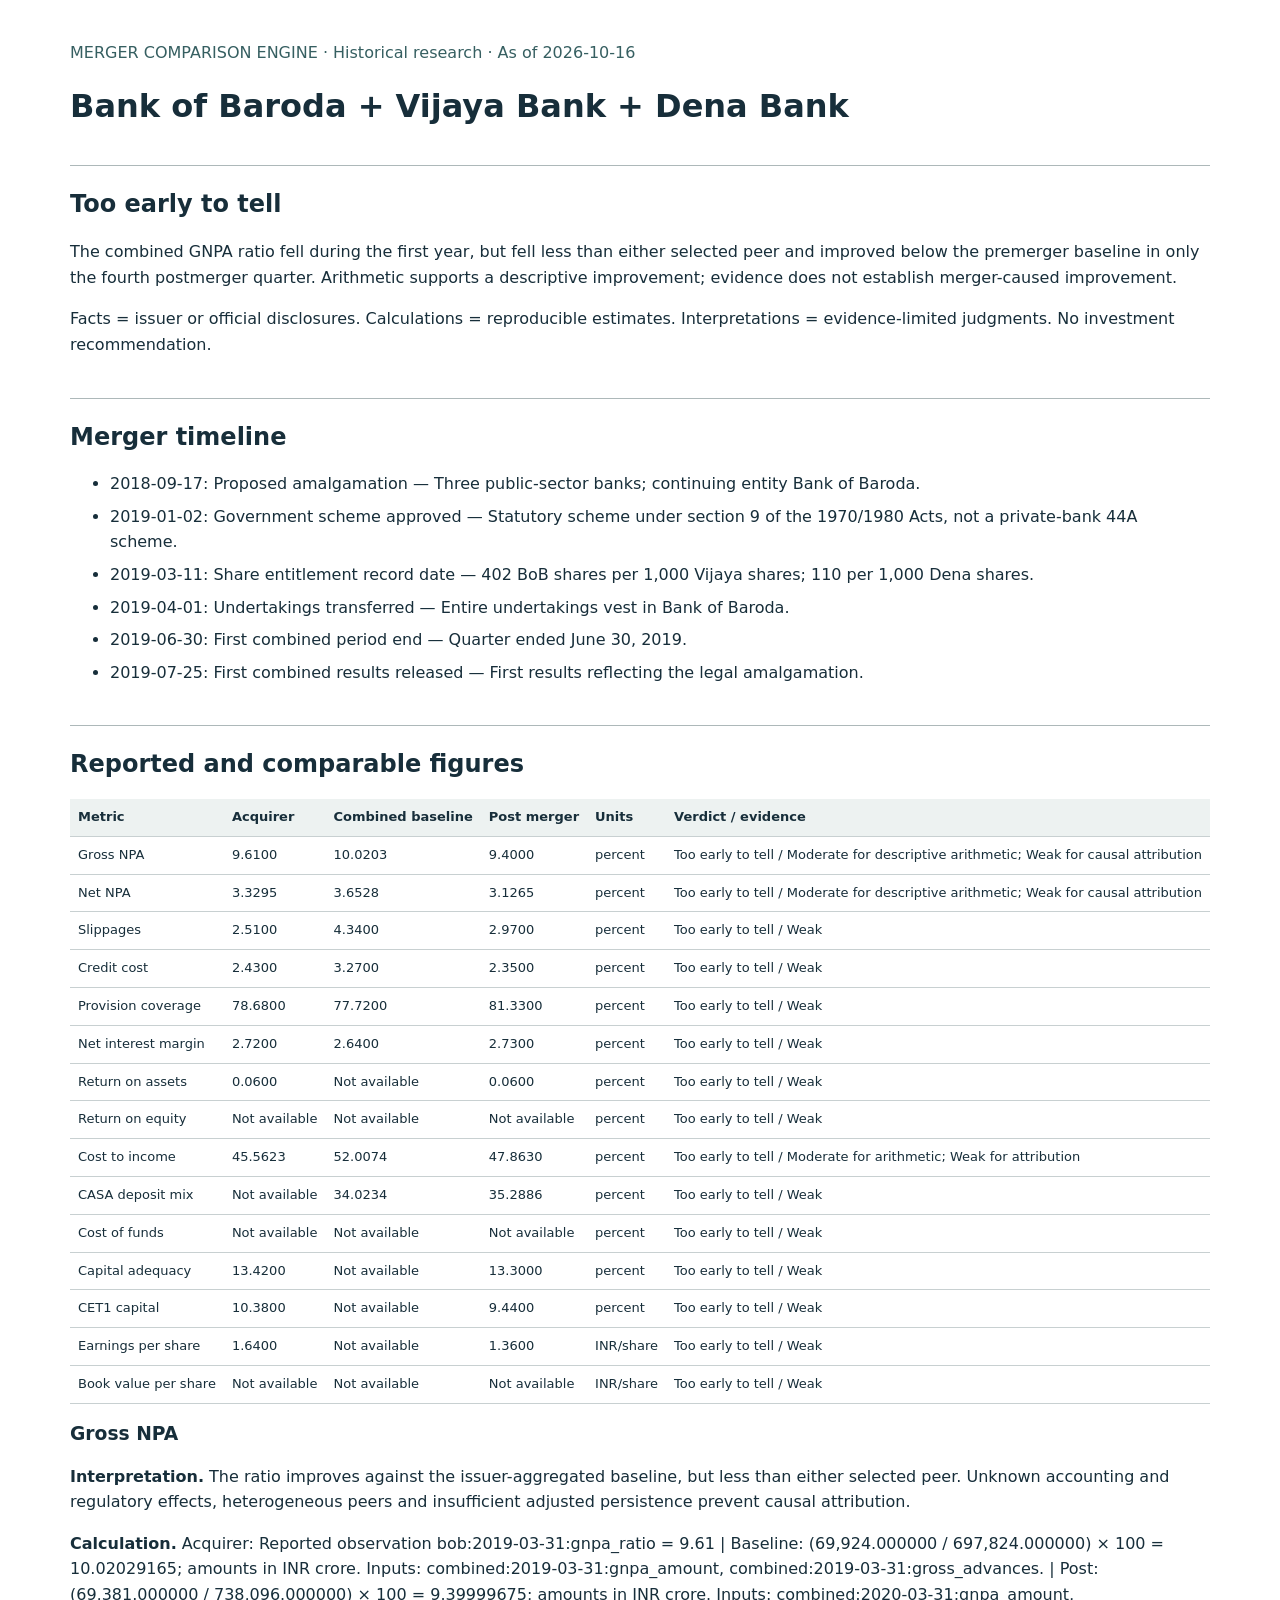
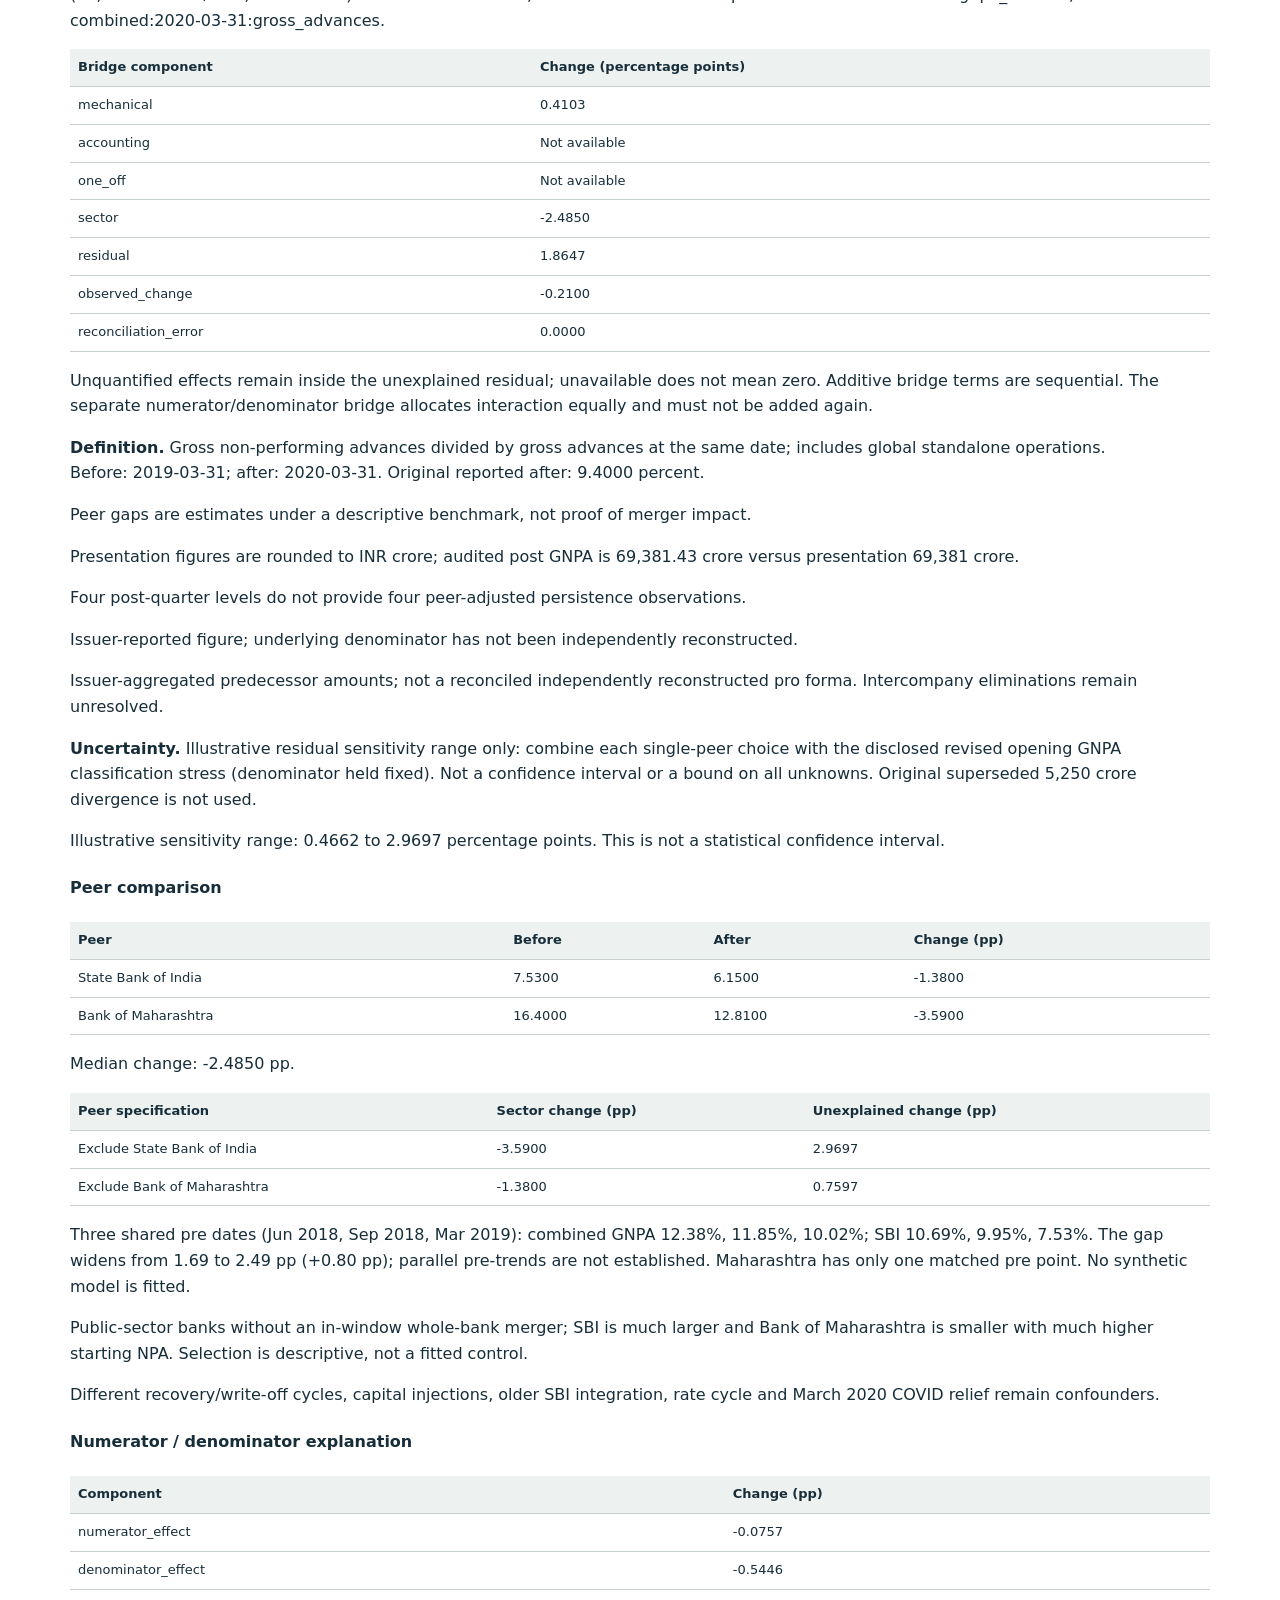
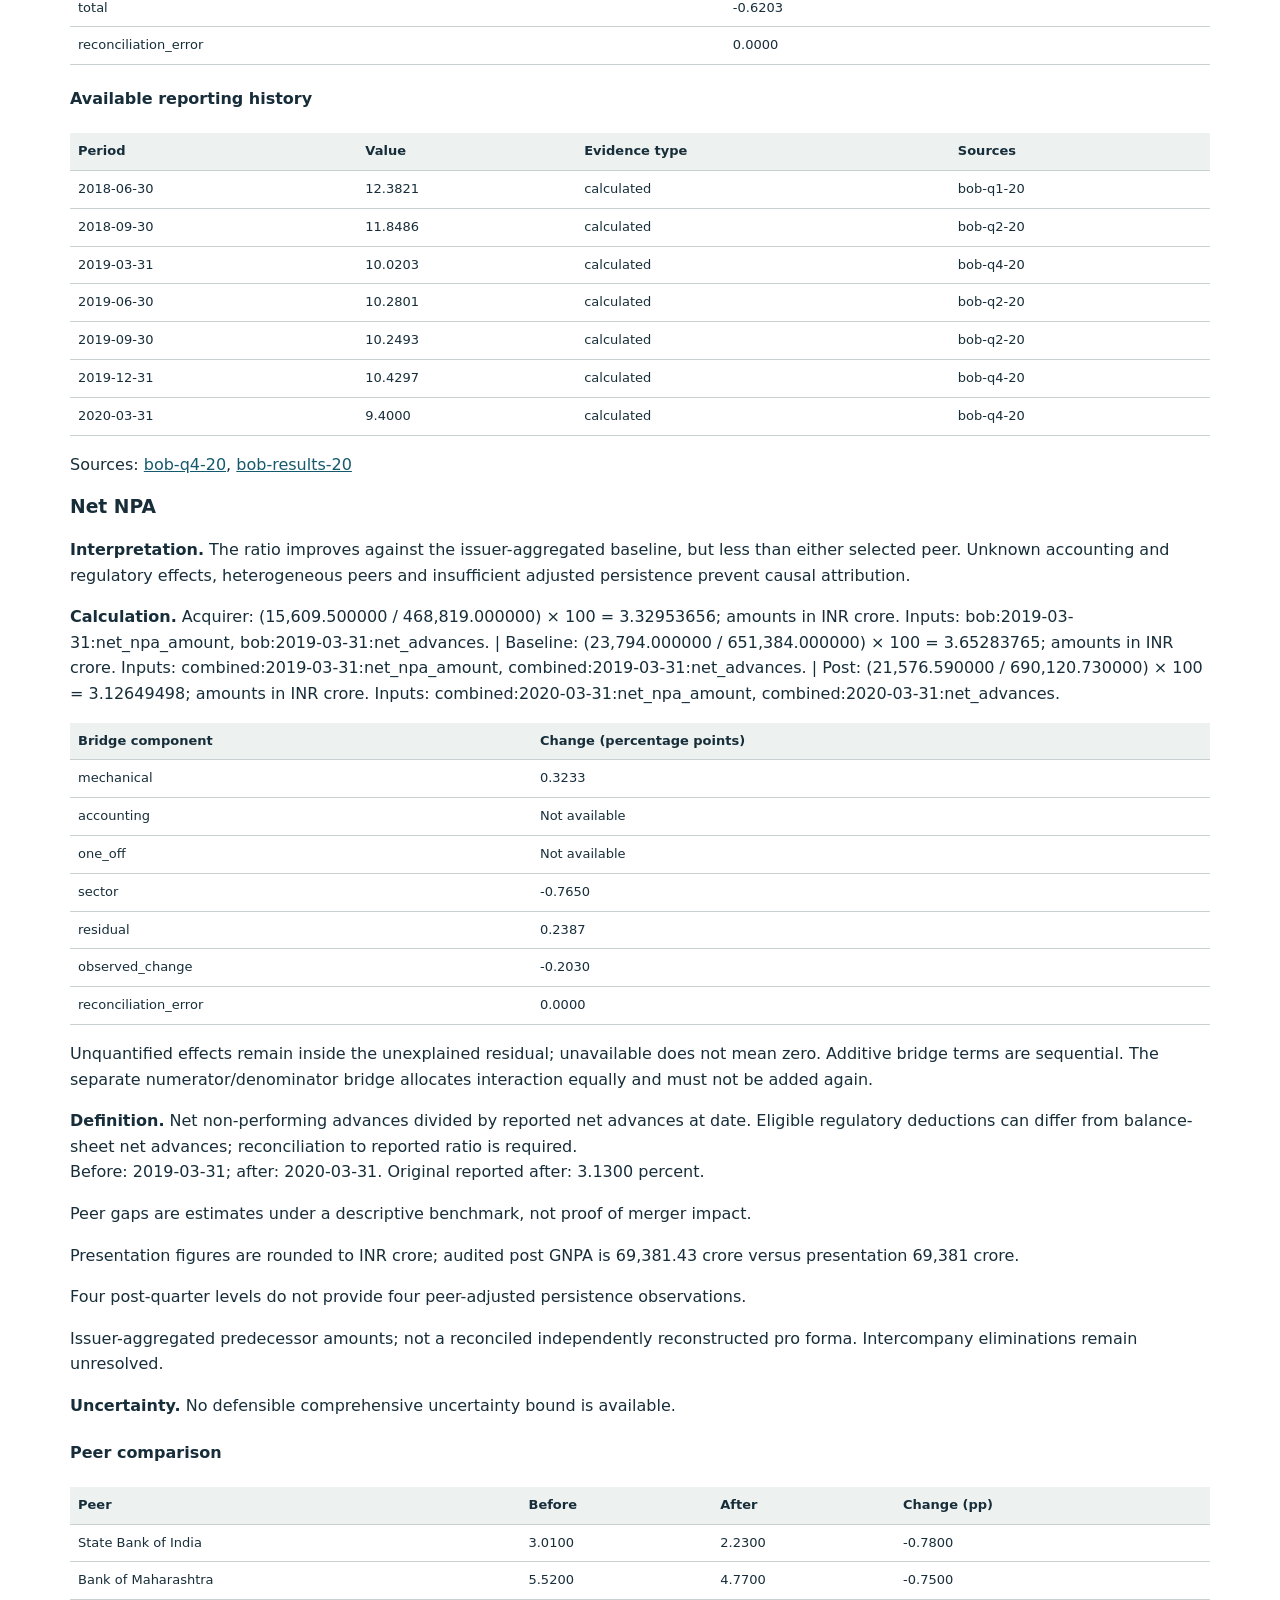
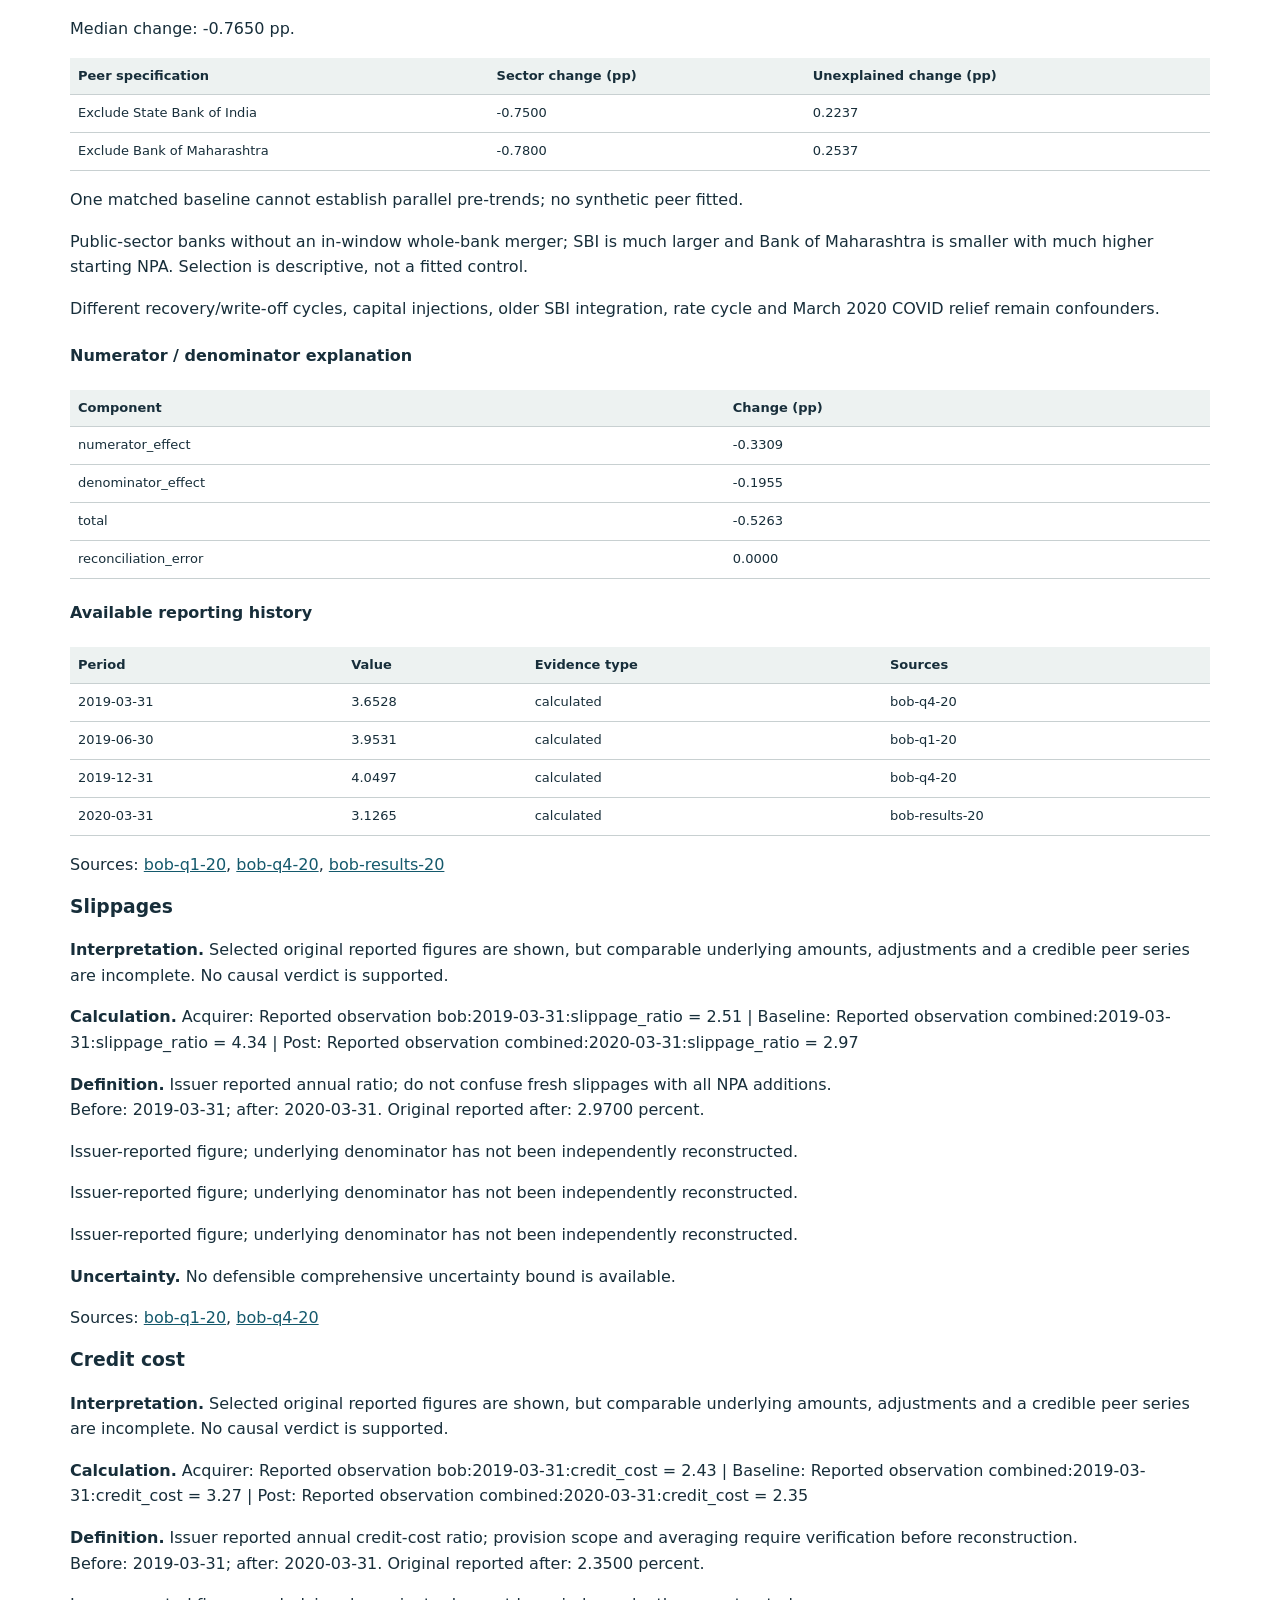
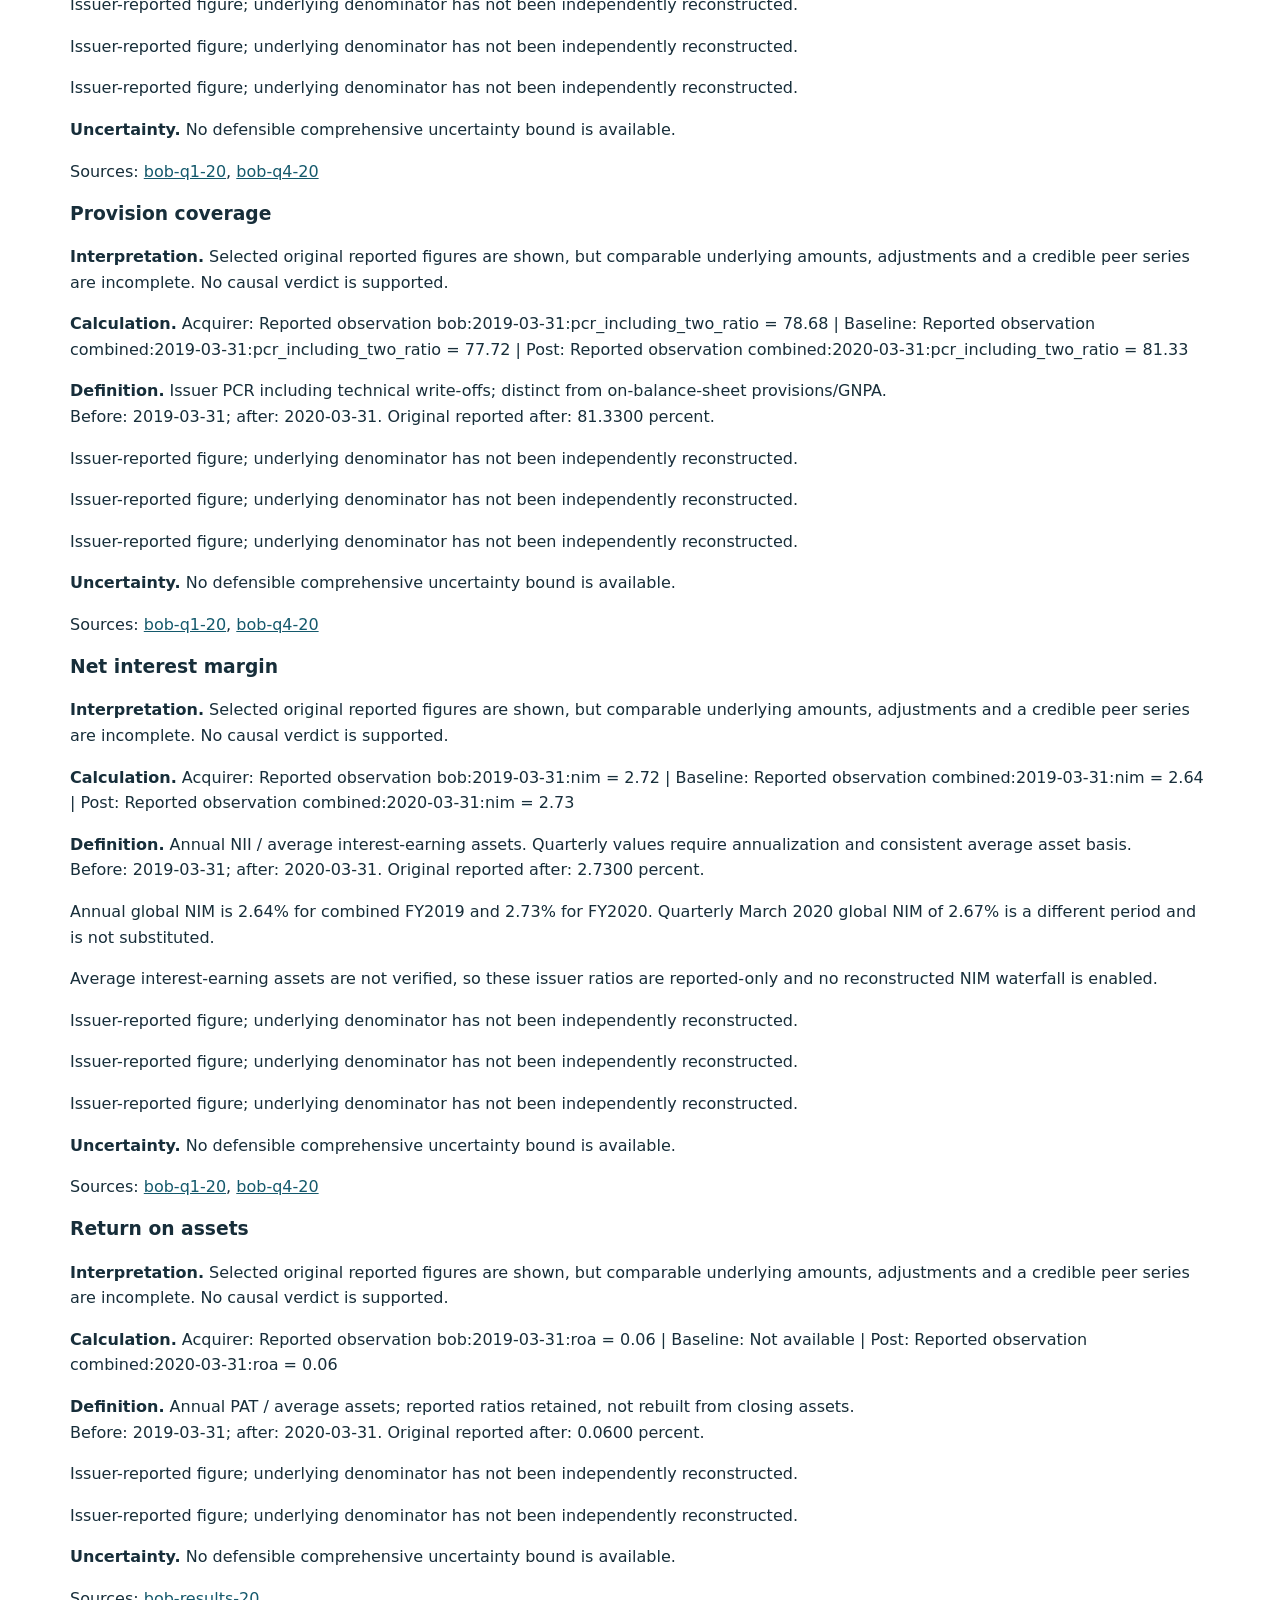
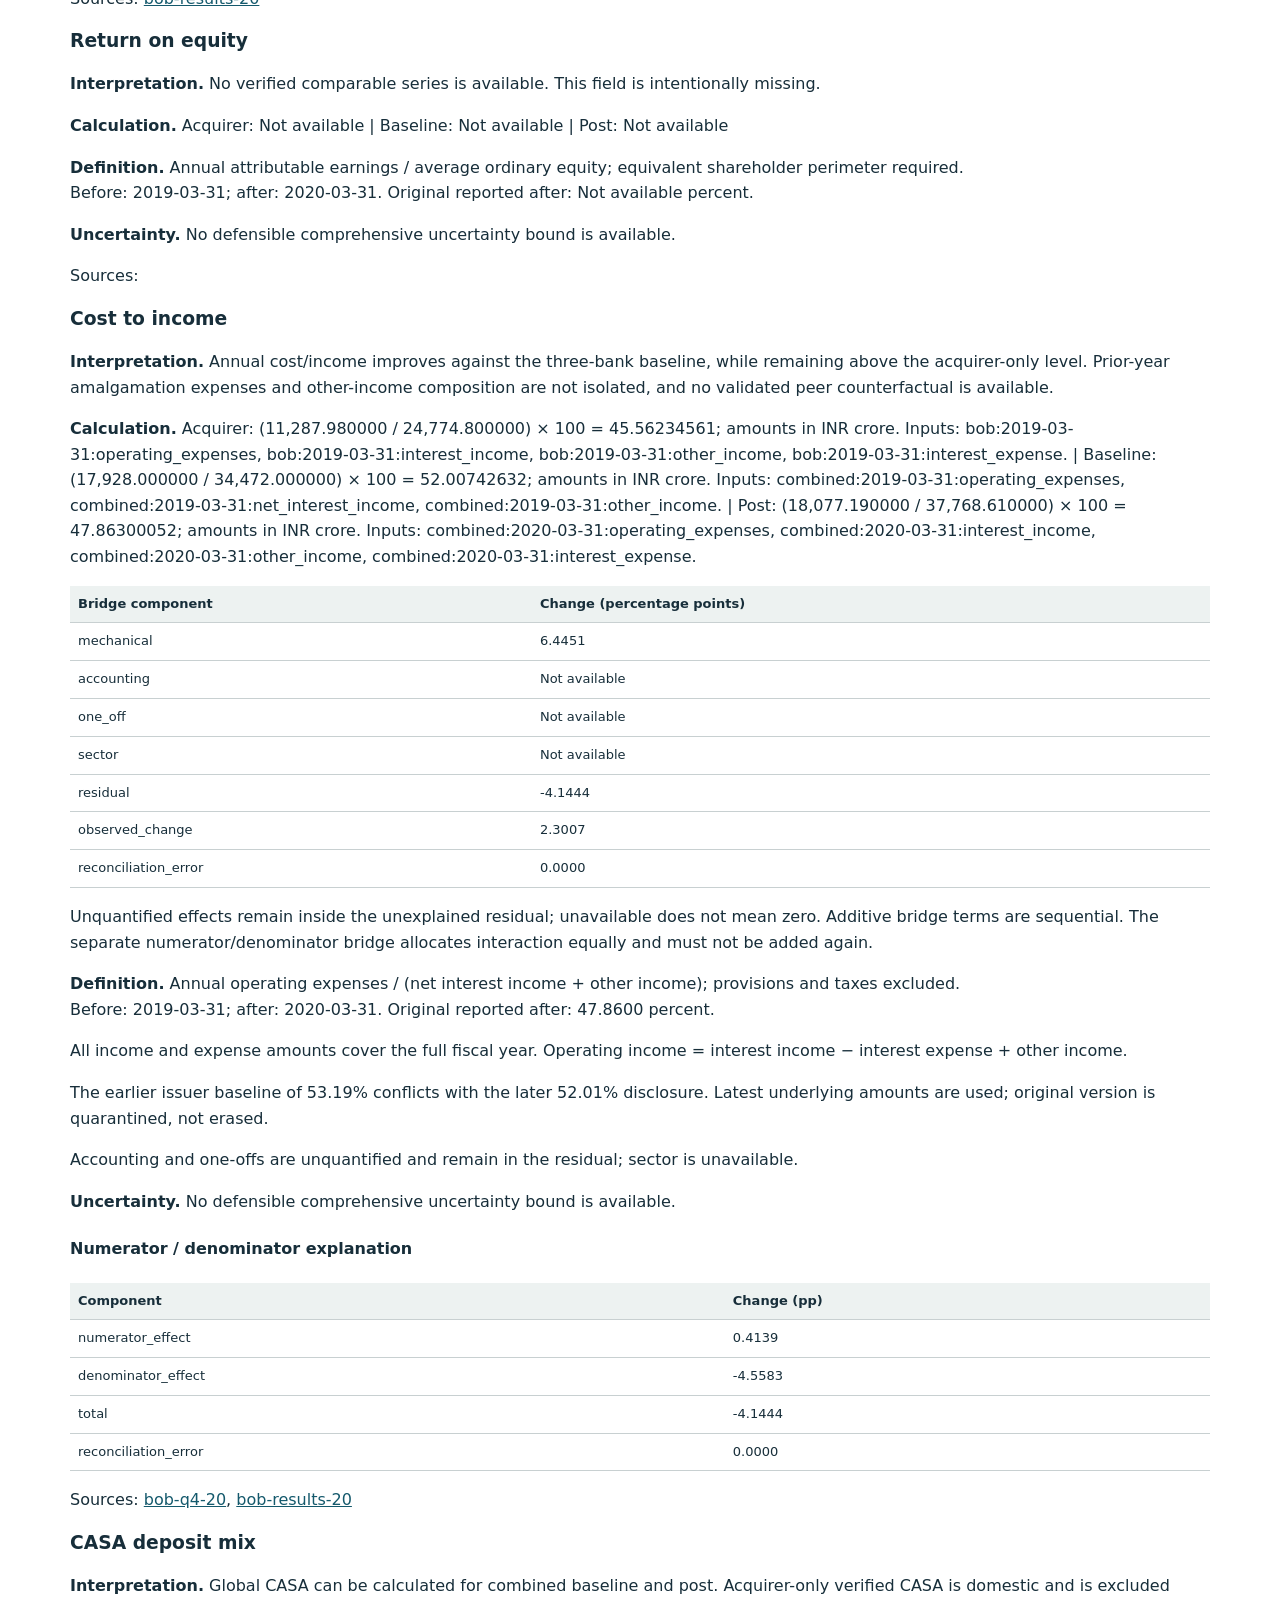
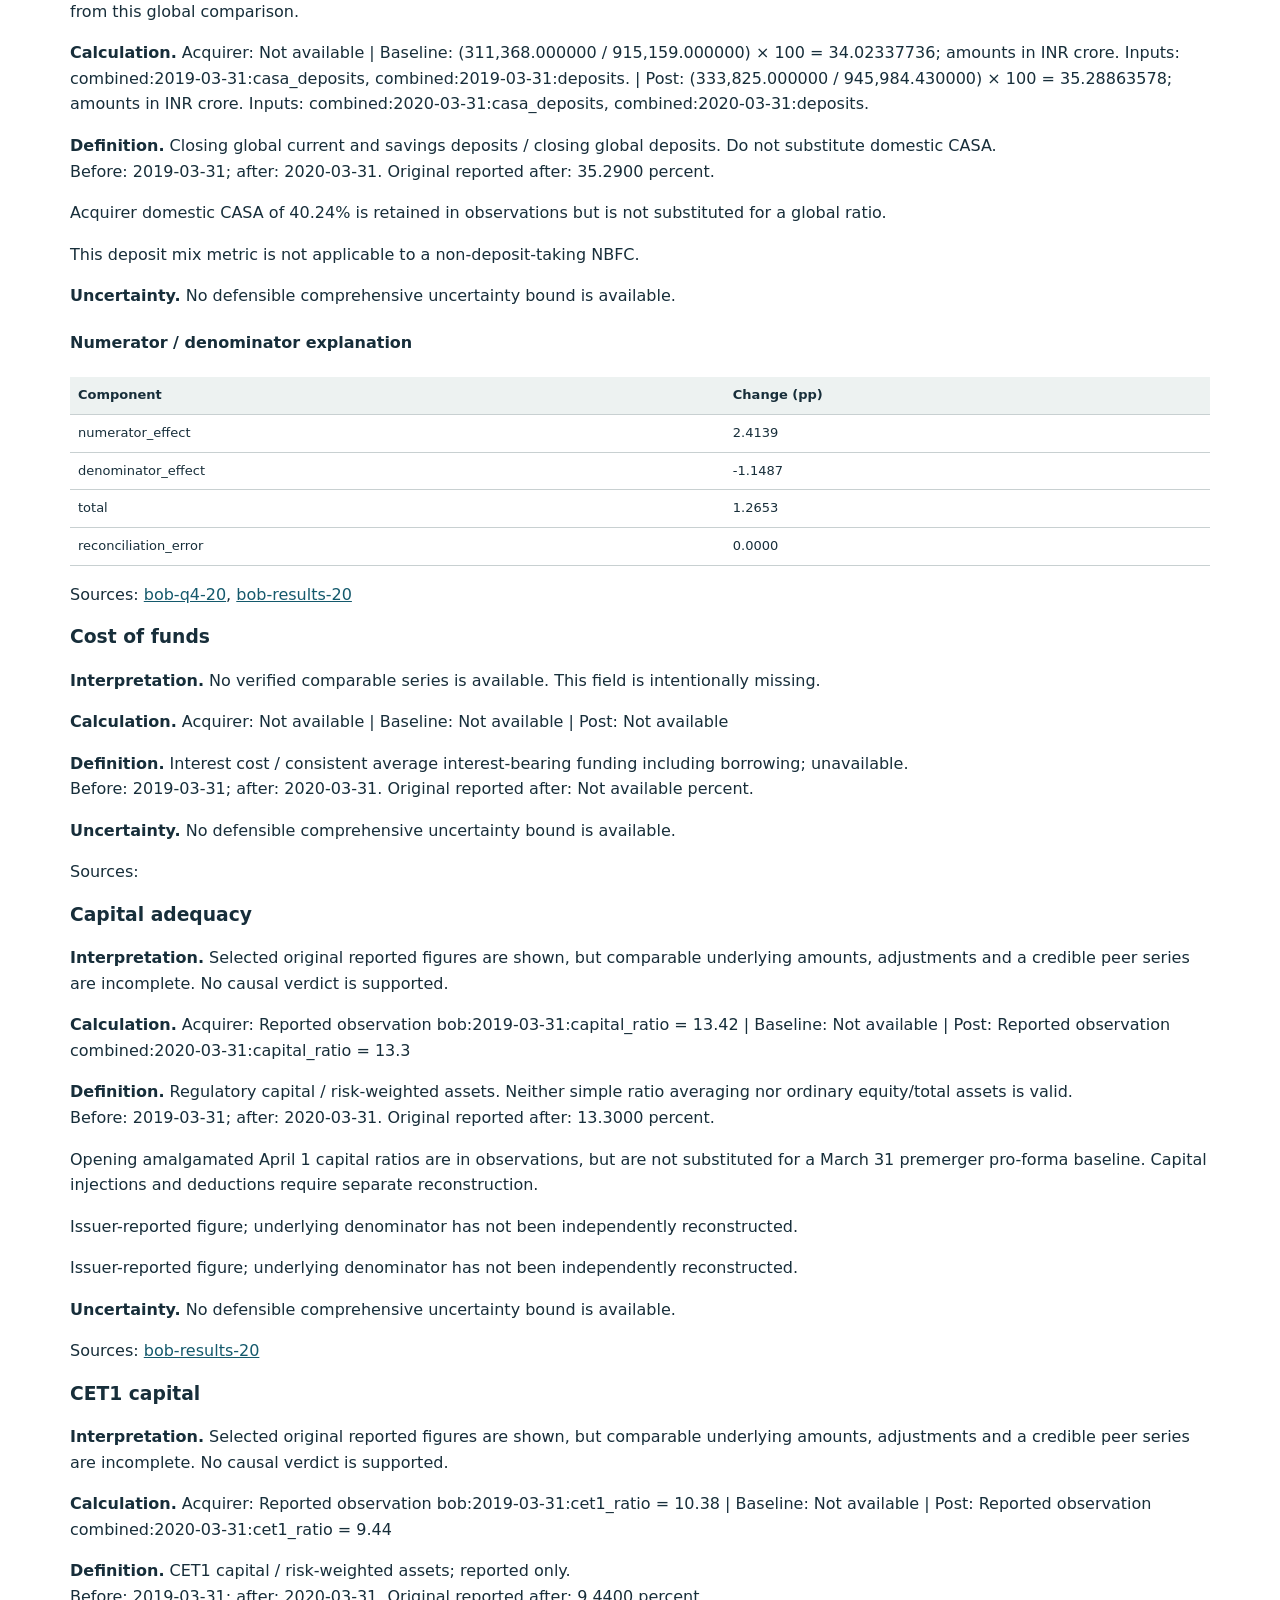
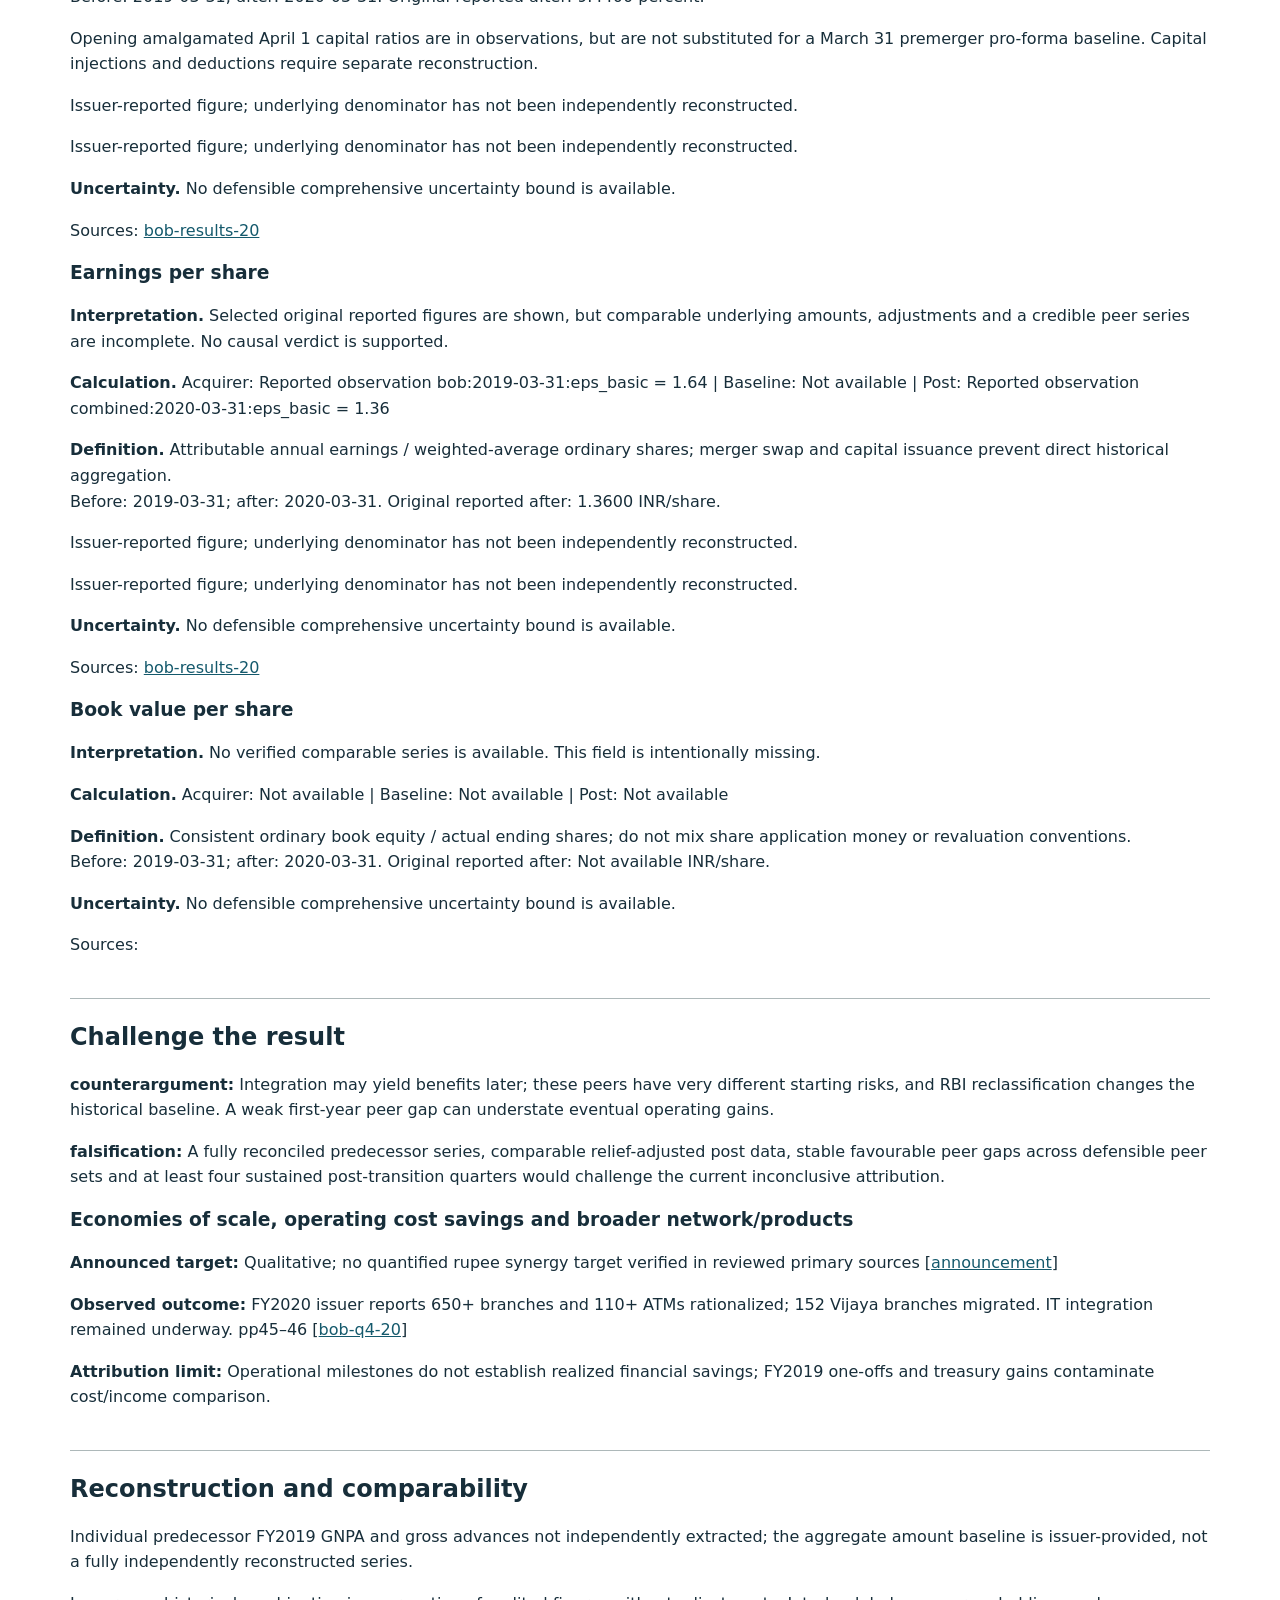
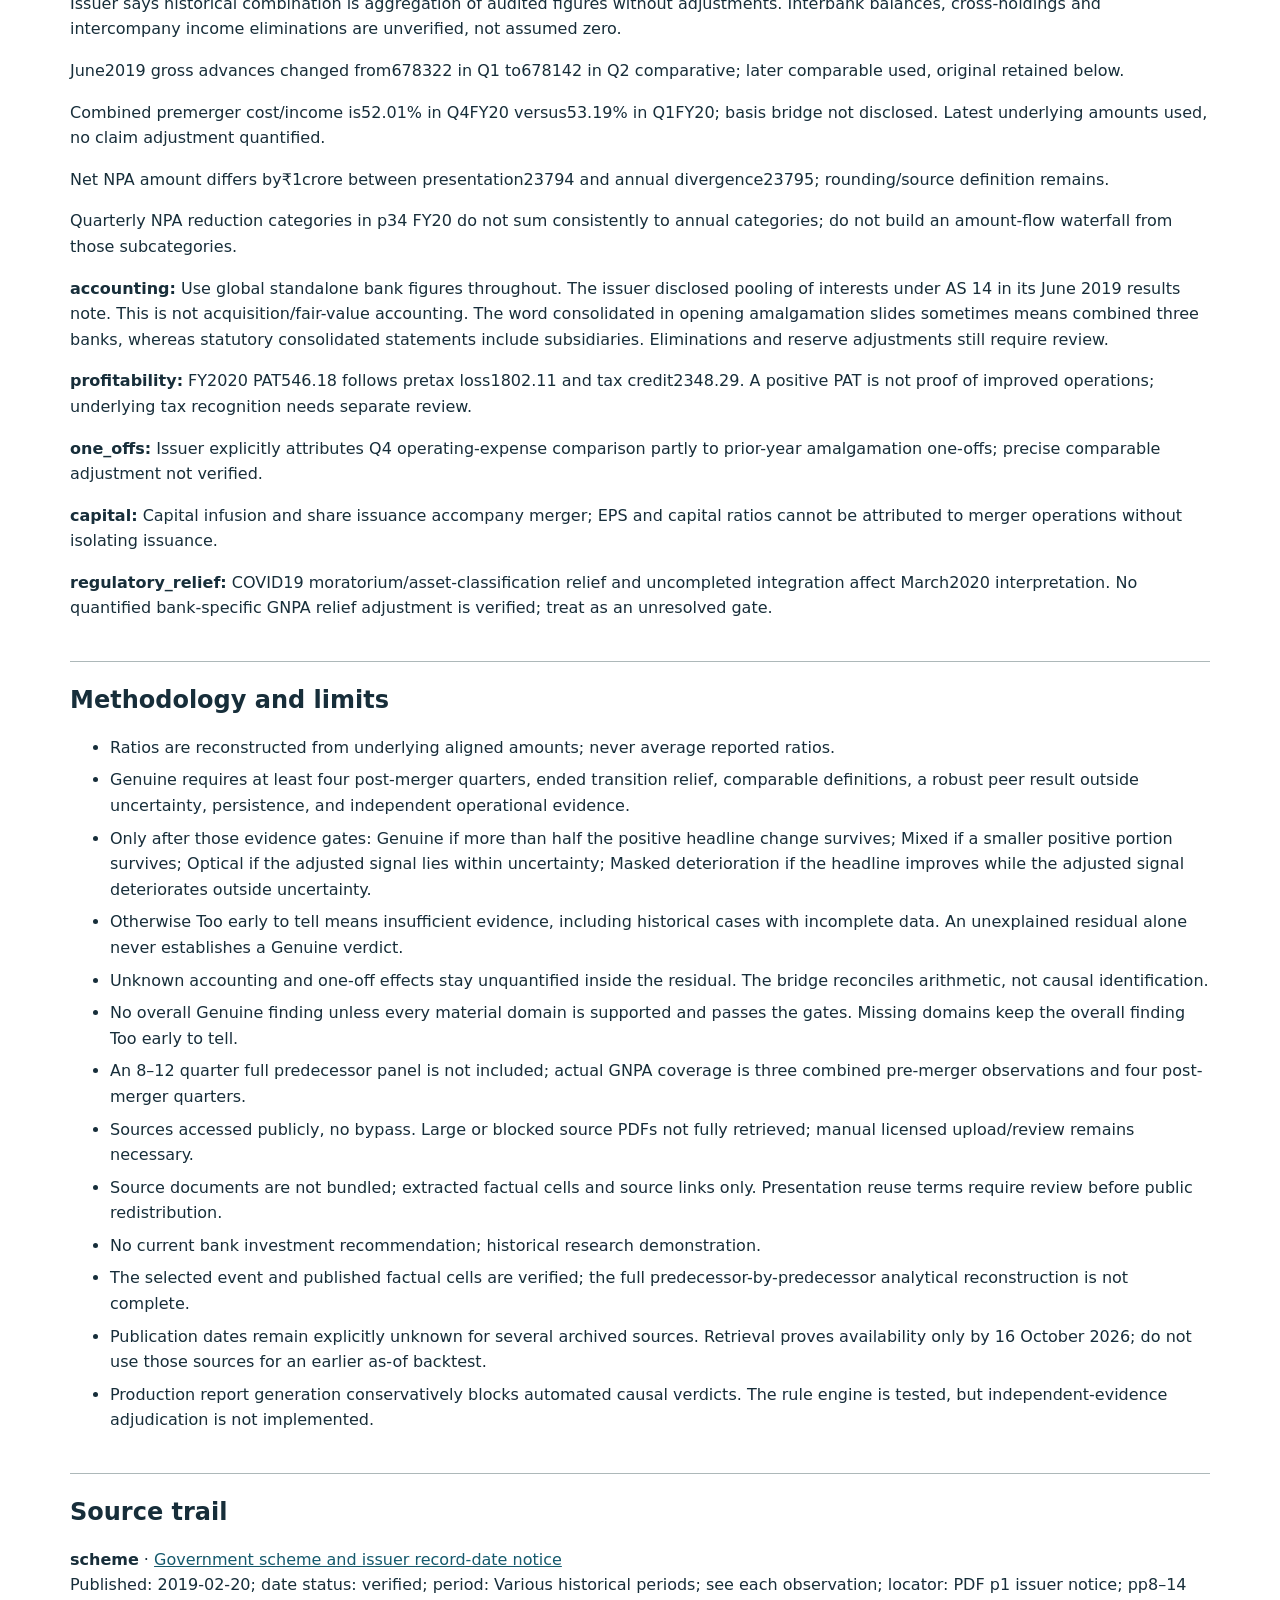
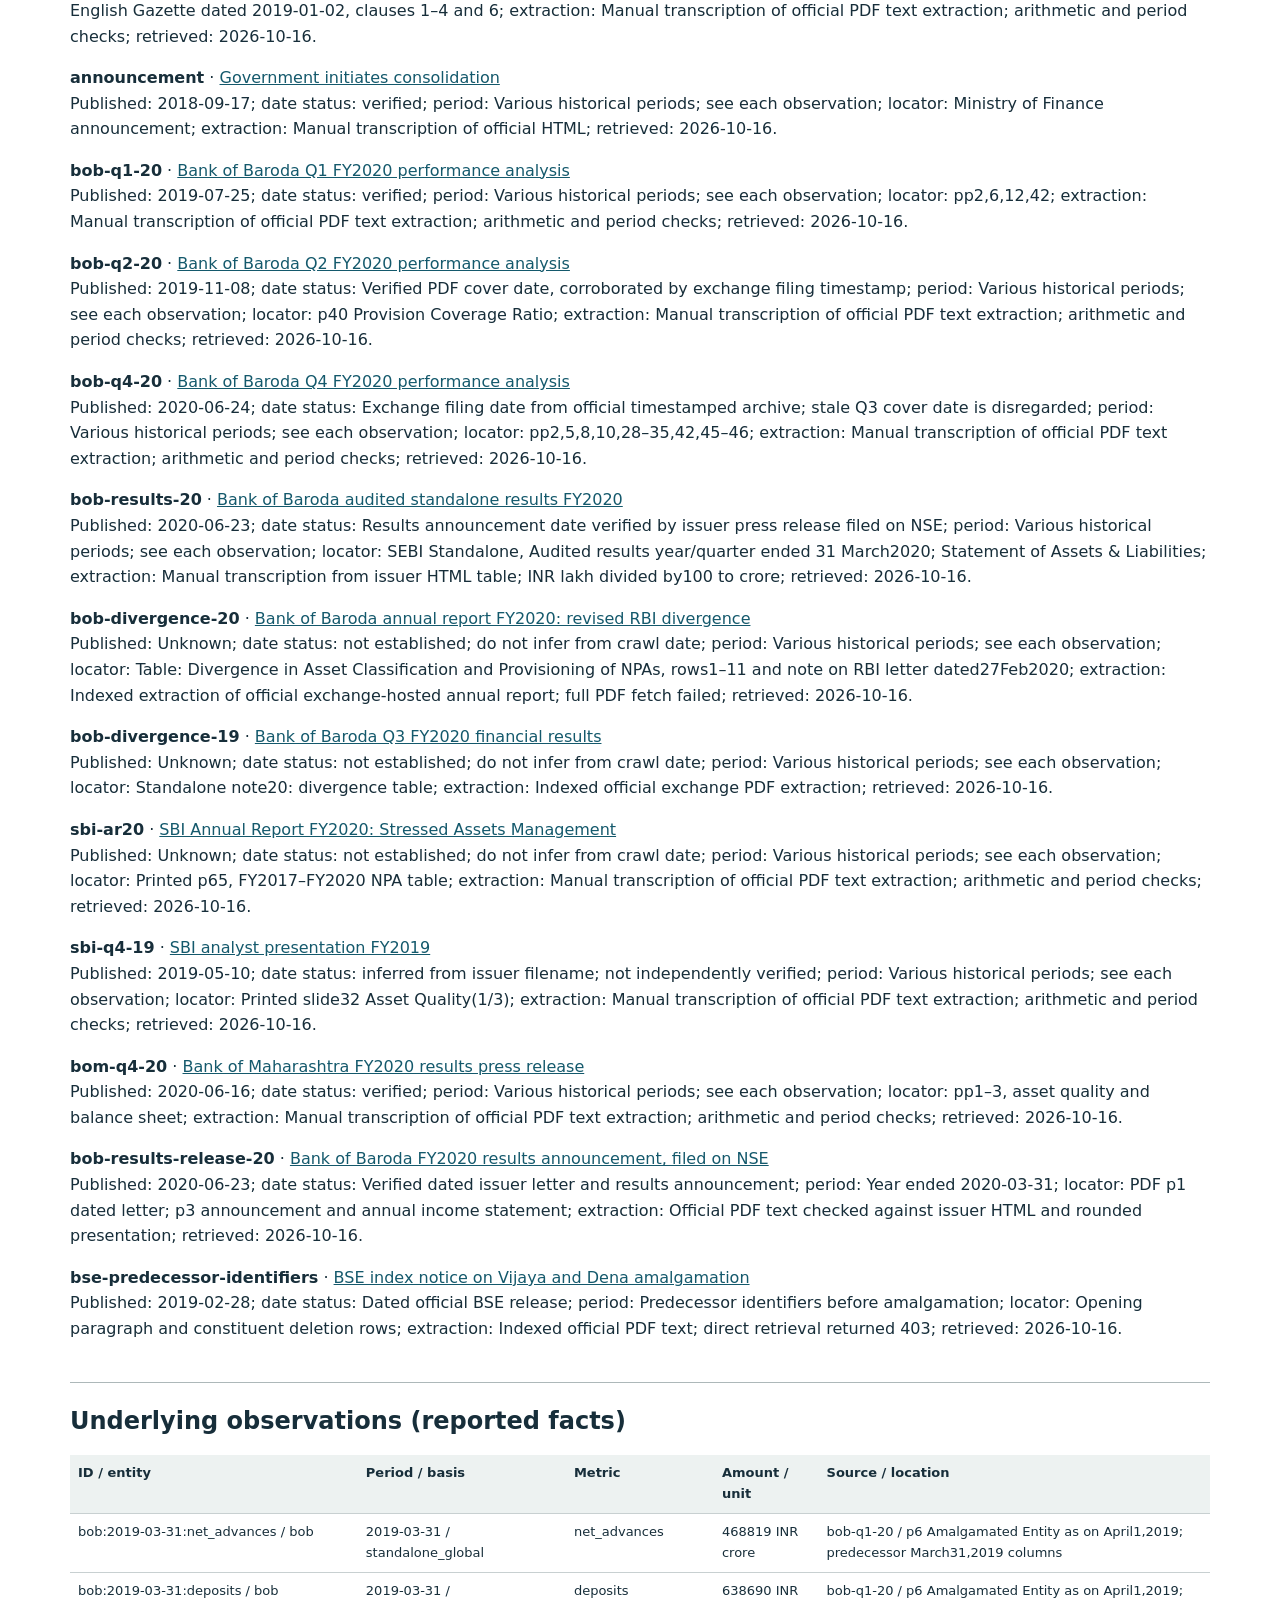
<file: real-case-report.html>
<!doctype html><html lang="en"><meta charset="utf-8"><meta name="viewport" content="width=device-width,initial-scale=1"><title>Merger Comparison Engine — report</title><style>body{font:16px/1.6 system-ui,sans-serif;max-width:1140px;margin:40px auto;padding:0 24px;color:#172e3a}h1,h2,h3{line-height:1.2}h2{margin-top:40px;border-top:1px solid #adb8b9;padding-top:24px}table{border-collapse:collapse;width:100%;font-size:13px;overflow-wrap:anywhere}th,td{padding:8px;text-align:left;border-bottom:1px solid #c8d0d1;vertical-align:top}th{background:#edf2f1}.tag{color:#365f61}a{color:#14596c}pre{white-space:pre-wrap;font:13px/1.5 ui-monospace,monospace}li{margin:7px 0}@media print{body{margin:0;max-width:none;font-size:11px}h2,h3{break-after:avoid}tr{break-inside:avoid}a{color:inherit}}</style><main>
<p class="tag">MERGER COMPARISON ENGINE · Historical research · As of 2026-10-16</p>
<h1>Bank of Baroda + Vijaya Bank + Dena Bank</h1>
<h2>Too early to tell</h2>
<p>The combined GNPA ratio fell during the first year, but fell less than either selected peer and improved below the premerger baseline in only the fourth postmerger quarter. Arithmetic supports a descriptive improvement; evidence does not establish merger-caused improvement.</p>
<p>Facts = issuer or official disclosures. Calculations = reproducible estimates. Interpretations = evidence-limited judgments. No investment recommendation.</p>
<h2>Merger timeline</h2><ul>
<li>2018-09-17: Proposed amalgamation — Three public-sector banks; continuing entity Bank of Baroda.</li>
<li>2019-01-02: Government scheme approved — Statutory scheme under section 9 of the 1970/1980 Acts, not a private-bank 44A scheme.</li>
<li>2019-03-11: Share entitlement record date — 402 BoB shares per 1,000 Vijaya shares; 110 per 1,000 Dena shares.</li>
<li>2019-04-01: Undertakings transferred — Entire undertakings vest in Bank of Baroda.</li>
<li>2019-06-30: First combined period end — Quarter ended June 30, 2019.</li>
<li>2019-07-25: First combined results released — First results reflecting the legal amalgamation.</li>
</ul><h2>Reported and comparable figures</h2><table><thead><tr><th>Metric</th><th>Acquirer</th><th>Combined baseline</th><th>Post merger</th><th>Units</th><th>Verdict / evidence</th></tr></thead><tbody>
<tr><td>Gross NPA</td><td>9.6100</td><td>10.0203</td><td>9.4000</td><td>percent</td><td>Too early to tell / Moderate for descriptive arithmetic; Weak for causal attribution</td></tr>
<tr><td>Net NPA</td><td>3.3295</td><td>3.6528</td><td>3.1265</td><td>percent</td><td>Too early to tell / Moderate for descriptive arithmetic; Weak for causal attribution</td></tr>
<tr><td>Slippages</td><td>2.5100</td><td>4.3400</td><td>2.9700</td><td>percent</td><td>Too early to tell / Weak</td></tr>
<tr><td>Credit cost</td><td>2.4300</td><td>3.2700</td><td>2.3500</td><td>percent</td><td>Too early to tell / Weak</td></tr>
<tr><td>Provision coverage</td><td>78.6800</td><td>77.7200</td><td>81.3300</td><td>percent</td><td>Too early to tell / Weak</td></tr>
<tr><td>Net interest margin</td><td>2.7200</td><td>2.6400</td><td>2.7300</td><td>percent</td><td>Too early to tell / Weak</td></tr>
<tr><td>Return on assets</td><td>0.0600</td><td>Not available</td><td>0.0600</td><td>percent</td><td>Too early to tell / Weak</td></tr>
<tr><td>Return on equity</td><td>Not available</td><td>Not available</td><td>Not available</td><td>percent</td><td>Too early to tell / Weak</td></tr>
<tr><td>Cost to income</td><td>45.5623</td><td>52.0074</td><td>47.8630</td><td>percent</td><td>Too early to tell / Moderate for arithmetic; Weak for attribution</td></tr>
<tr><td>CASA deposit mix</td><td>Not available</td><td>34.0234</td><td>35.2886</td><td>percent</td><td>Too early to tell / Weak</td></tr>
<tr><td>Cost of funds</td><td>Not available</td><td>Not available</td><td>Not available</td><td>percent</td><td>Too early to tell / Weak</td></tr>
<tr><td>Capital adequacy</td><td>13.4200</td><td>Not available</td><td>13.3000</td><td>percent</td><td>Too early to tell / Weak</td></tr>
<tr><td>CET1 capital</td><td>10.3800</td><td>Not available</td><td>9.4400</td><td>percent</td><td>Too early to tell / Weak</td></tr>
<tr><td>Earnings per share</td><td>1.6400</td><td>Not available</td><td>1.3600</td><td>INR/share</td><td>Too early to tell / Weak</td></tr>
<tr><td>Book value per share</td><td>Not available</td><td>Not available</td><td>Not available</td><td>INR/share</td><td>Too early to tell / Weak</td></tr>
</tbody></table>
<h3>Gross NPA</h3>
<p><b>Interpretation.</b> The ratio improves against the issuer-aggregated baseline, but less than either selected peer. Unknown accounting and regulatory effects, heterogeneous peers and insufficient adjusted persistence prevent causal attribution.</p>
<p><b>Calculation.</b> Acquirer: Reported observation bob:2019-03-31:gnpa_ratio = 9.61 | Baseline: (69,924.000000 / 697,824.000000) × 100 = 10.02029165; amounts in INR crore. Inputs: combined:2019-03-31:gnpa_amount, combined:2019-03-31:gross_advances. | Post: (69,381.000000 / 738,096.000000) × 100 = 9.39999675; amounts in INR crore. Inputs: combined:2020-03-31:gnpa_amount, combined:2020-03-31:gross_advances.</p>
<table><tr><th>Bridge component</th><th>Change (percentage points)</th></tr>
<tr><td>mechanical</td><td>0.4103</td></tr>
<tr><td>accounting</td><td>Not available</td></tr>
<tr><td>one_off</td><td>Not available</td></tr>
<tr><td>sector</td><td>-2.4850</td></tr>
<tr><td>residual</td><td>1.8647</td></tr>
<tr><td>observed_change</td><td>-0.2100</td></tr>
<tr><td>reconciliation_error</td><td>0.0000</td></tr>
</table><p>Unquantified effects remain inside the unexplained residual; unavailable does not mean zero. Additive bridge terms are sequential. The separate numerator/denominator bridge allocates interaction equally and must not be added again.</p>
<p><b>Definition.</b> Gross non-performing advances divided by gross advances at the same date; includes global standalone operations.<br>Before: 2019-03-31; after: 2020-03-31. Original reported after: 9.4000 percent.</p>
<p>Peer gaps are estimates under a descriptive benchmark, not proof of merger impact.</p><p>Presentation figures are rounded to INR crore; audited post GNPA is 69,381.43 crore versus presentation 69,381 crore.</p><p>Four post-quarter levels do not provide four peer-adjusted persistence observations.</p><p>Issuer-reported figure; underlying denominator has not been independently reconstructed.</p><p>Issuer-aggregated predecessor amounts; not a reconciled independently reconstructed pro forma. Intercompany eliminations remain unresolved.</p>
<p><b>Uncertainty.</b> Illustrative residual sensitivity range only: combine each single-peer choice with the disclosed revised opening GNPA classification stress (denominator held fixed). Not a confidence interval or a bound on all unknowns. Original superseded 5,250 crore divergence is not used.</p>
<p>Illustrative sensitivity range: 0.4662 to 2.9697 percentage points. This is not a statistical confidence interval.</p>
<h4>Peer comparison</h4>
<table><thead><tr><th scope="col">Peer</th><th scope="col">Before</th><th scope="col">After</th><th scope="col">Change (pp)</th></tr></thead><tbody><tr><td>State Bank of India</td><td>7.5300</td><td>6.1500</td><td>-1.3800</td></tr><tr><td>Bank of Maharashtra</td><td>16.4000</td><td>12.8100</td><td>-3.5900</td></tr></tbody></table>
<p>Median change: -2.4850 pp.</p>
<table><thead><tr><th scope="col">Peer specification</th><th scope="col">Sector change (pp)</th><th scope="col">Unexplained change (pp)</th></tr></thead><tbody><tr><td>Exclude State Bank of India</td><td>-3.5900</td><td>2.9697</td></tr><tr><td>Exclude Bank of Maharashtra</td><td>-1.3800</td><td>0.7597</td></tr></tbody></table>
<p>Three shared pre dates (Jun 2018, Sep 2018, Mar 2019): combined GNPA 12.38%, 11.85%, 10.02%; SBI 10.69%, 9.95%, 7.53%. The gap widens from 1.69 to 2.49 pp (+0.80 pp); parallel pre-trends are not established. Maharashtra has only one matched pre point. No synthetic model is fitted.</p><p>Public-sector banks without an in-window whole-bank merger; SBI is much larger and Bank of Maharashtra is smaller with much higher starting NPA. Selection is descriptive, not a fitted control.</p><p>Different recovery/write-off cycles, capital injections, older SBI integration, rate cycle and March 2020 COVID relief remain confounders.</p>
<h4>Numerator / denominator explanation</h4>
<table><thead><tr><th scope="col">Component</th><th scope="col">Change (pp)</th></tr></thead><tbody><tr><td>numerator_effect</td><td>-0.0757</td></tr><tr><td>denominator_effect</td><td>-0.5446</td></tr><tr><td>total</td><td>-0.6203</td></tr><tr><td>reconciliation_error</td><td>0.0000</td></tr></tbody></table>
<h4>Available reporting history</h4>
<table><thead><tr><th scope="col">Period</th><th scope="col">Value</th><th scope="col">Evidence type</th><th scope="col">Sources</th></tr></thead><tbody><tr><td>2018-06-30</td><td>12.3821</td><td>calculated</td><td>bob-q1-20</td></tr><tr><td>2018-09-30</td><td>11.8486</td><td>calculated</td><td>bob-q2-20</td></tr><tr><td>2019-03-31</td><td>10.0203</td><td>calculated</td><td>bob-q4-20</td></tr><tr><td>2019-06-30</td><td>10.2801</td><td>calculated</td><td>bob-q2-20</td></tr><tr><td>2019-09-30</td><td>10.2493</td><td>calculated</td><td>bob-q2-20</td></tr><tr><td>2019-12-31</td><td>10.4297</td><td>calculated</td><td>bob-q4-20</td></tr><tr><td>2020-03-31</td><td>9.4000</td><td>calculated</td><td>bob-q4-20</td></tr></tbody></table>
<p>Sources: <a href="#source-bob-q4-20">bob-q4-20</a>, <a href="#source-bob-results-20">bob-results-20</a></p>
<h3>Net NPA</h3>
<p><b>Interpretation.</b> The ratio improves against the issuer-aggregated baseline, but less than either selected peer. Unknown accounting and regulatory effects, heterogeneous peers and insufficient adjusted persistence prevent causal attribution.</p>
<p><b>Calculation.</b> Acquirer: (15,609.500000 / 468,819.000000) × 100 = 3.32953656; amounts in INR crore. Inputs: bob:2019-03-31:net_npa_amount, bob:2019-03-31:net_advances. | Baseline: (23,794.000000 / 651,384.000000) × 100 = 3.65283765; amounts in INR crore. Inputs: combined:2019-03-31:net_npa_amount, combined:2019-03-31:net_advances. | Post: (21,576.590000 / 690,120.730000) × 100 = 3.12649498; amounts in INR crore. Inputs: combined:2020-03-31:net_npa_amount, combined:2020-03-31:net_advances.</p>
<table><tr><th>Bridge component</th><th>Change (percentage points)</th></tr>
<tr><td>mechanical</td><td>0.3233</td></tr>
<tr><td>accounting</td><td>Not available</td></tr>
<tr><td>one_off</td><td>Not available</td></tr>
<tr><td>sector</td><td>-0.7650</td></tr>
<tr><td>residual</td><td>0.2387</td></tr>
<tr><td>observed_change</td><td>-0.2030</td></tr>
<tr><td>reconciliation_error</td><td>0.0000</td></tr>
</table><p>Unquantified effects remain inside the unexplained residual; unavailable does not mean zero. Additive bridge terms are sequential. The separate numerator/denominator bridge allocates interaction equally and must not be added again.</p>
<p><b>Definition.</b> Net non-performing advances divided by reported net advances at date. Eligible regulatory deductions can differ from balance-sheet net advances; reconciliation to reported ratio is required.<br>Before: 2019-03-31; after: 2020-03-31. Original reported after: 3.1300 percent.</p>
<p>Peer gaps are estimates under a descriptive benchmark, not proof of merger impact.</p><p>Presentation figures are rounded to INR crore; audited post GNPA is 69,381.43 crore versus presentation 69,381 crore.</p><p>Four post-quarter levels do not provide four peer-adjusted persistence observations.</p><p>Issuer-aggregated predecessor amounts; not a reconciled independently reconstructed pro forma. Intercompany eliminations remain unresolved.</p>
<p><b>Uncertainty.</b> No defensible comprehensive uncertainty bound is available.</p>
<h4>Peer comparison</h4>
<table><thead><tr><th scope="col">Peer</th><th scope="col">Before</th><th scope="col">After</th><th scope="col">Change (pp)</th></tr></thead><tbody><tr><td>State Bank of India</td><td>3.0100</td><td>2.2300</td><td>-0.7800</td></tr><tr><td>Bank of Maharashtra</td><td>5.5200</td><td>4.7700</td><td>-0.7500</td></tr></tbody></table>
<p>Median change: -0.7650 pp.</p>
<table><thead><tr><th scope="col">Peer specification</th><th scope="col">Sector change (pp)</th><th scope="col">Unexplained change (pp)</th></tr></thead><tbody><tr><td>Exclude State Bank of India</td><td>-0.7500</td><td>0.2237</td></tr><tr><td>Exclude Bank of Maharashtra</td><td>-0.7800</td><td>0.2537</td></tr></tbody></table>
<p>One matched baseline cannot establish parallel pre-trends; no synthetic peer fitted.</p><p>Public-sector banks without an in-window whole-bank merger; SBI is much larger and Bank of Maharashtra is smaller with much higher starting NPA. Selection is descriptive, not a fitted control.</p><p>Different recovery/write-off cycles, capital injections, older SBI integration, rate cycle and March 2020 COVID relief remain confounders.</p>
<h4>Numerator / denominator explanation</h4>
<table><thead><tr><th scope="col">Component</th><th scope="col">Change (pp)</th></tr></thead><tbody><tr><td>numerator_effect</td><td>-0.3309</td></tr><tr><td>denominator_effect</td><td>-0.1955</td></tr><tr><td>total</td><td>-0.5263</td></tr><tr><td>reconciliation_error</td><td>0.0000</td></tr></tbody></table>
<h4>Available reporting history</h4>
<table><thead><tr><th scope="col">Period</th><th scope="col">Value</th><th scope="col">Evidence type</th><th scope="col">Sources</th></tr></thead><tbody><tr><td>2019-03-31</td><td>3.6528</td><td>calculated</td><td>bob-q4-20</td></tr><tr><td>2019-06-30</td><td>3.9531</td><td>calculated</td><td>bob-q1-20</td></tr><tr><td>2019-12-31</td><td>4.0497</td><td>calculated</td><td>bob-q4-20</td></tr><tr><td>2020-03-31</td><td>3.1265</td><td>calculated</td><td>bob-results-20</td></tr></tbody></table>
<p>Sources: <a href="#source-bob-q1-20">bob-q1-20</a>, <a href="#source-bob-q4-20">bob-q4-20</a>, <a href="#source-bob-results-20">bob-results-20</a></p>
<h3>Slippages</h3>
<p><b>Interpretation.</b> Selected original reported figures are shown, but comparable underlying amounts, adjustments and a credible peer series are incomplete. No causal verdict is supported.</p>
<p><b>Calculation.</b> Acquirer: Reported observation bob:2019-03-31:slippage_ratio = 2.51 | Baseline: Reported observation combined:2019-03-31:slippage_ratio = 4.34 | Post: Reported observation combined:2020-03-31:slippage_ratio = 2.97</p>
<p><b>Definition.</b> Issuer reported annual ratio; do not confuse fresh slippages with all NPA additions.<br>Before: 2019-03-31; after: 2020-03-31. Original reported after: 2.9700 percent.</p>
<p>Issuer-reported figure; underlying denominator has not been independently reconstructed.</p><p>Issuer-reported figure; underlying denominator has not been independently reconstructed.</p><p>Issuer-reported figure; underlying denominator has not been independently reconstructed.</p>
<p><b>Uncertainty.</b> No defensible comprehensive uncertainty bound is available.</p>
<p>Sources: <a href="#source-bob-q1-20">bob-q1-20</a>, <a href="#source-bob-q4-20">bob-q4-20</a></p>
<h3>Credit cost</h3>
<p><b>Interpretation.</b> Selected original reported figures are shown, but comparable underlying amounts, adjustments and a credible peer series are incomplete. No causal verdict is supported.</p>
<p><b>Calculation.</b> Acquirer: Reported observation bob:2019-03-31:credit_cost = 2.43 | Baseline: Reported observation combined:2019-03-31:credit_cost = 3.27 | Post: Reported observation combined:2020-03-31:credit_cost = 2.35</p>
<p><b>Definition.</b> Issuer reported annual credit-cost ratio; provision scope and averaging require verification before reconstruction.<br>Before: 2019-03-31; after: 2020-03-31. Original reported after: 2.3500 percent.</p>
<p>Issuer-reported figure; underlying denominator has not been independently reconstructed.</p><p>Issuer-reported figure; underlying denominator has not been independently reconstructed.</p><p>Issuer-reported figure; underlying denominator has not been independently reconstructed.</p>
<p><b>Uncertainty.</b> No defensible comprehensive uncertainty bound is available.</p>
<p>Sources: <a href="#source-bob-q1-20">bob-q1-20</a>, <a href="#source-bob-q4-20">bob-q4-20</a></p>
<h3>Provision coverage</h3>
<p><b>Interpretation.</b> Selected original reported figures are shown, but comparable underlying amounts, adjustments and a credible peer series are incomplete. No causal verdict is supported.</p>
<p><b>Calculation.</b> Acquirer: Reported observation bob:2019-03-31:pcr_including_two_ratio = 78.68 | Baseline: Reported observation combined:2019-03-31:pcr_including_two_ratio = 77.72 | Post: Reported observation combined:2020-03-31:pcr_including_two_ratio = 81.33</p>
<p><b>Definition.</b> Issuer PCR including technical write-offs; distinct from on-balance-sheet provisions/GNPA.<br>Before: 2019-03-31; after: 2020-03-31. Original reported after: 81.3300 percent.</p>
<p>Issuer-reported figure; underlying denominator has not been independently reconstructed.</p><p>Issuer-reported figure; underlying denominator has not been independently reconstructed.</p><p>Issuer-reported figure; underlying denominator has not been independently reconstructed.</p>
<p><b>Uncertainty.</b> No defensible comprehensive uncertainty bound is available.</p>
<p>Sources: <a href="#source-bob-q1-20">bob-q1-20</a>, <a href="#source-bob-q4-20">bob-q4-20</a></p>
<h3>Net interest margin</h3>
<p><b>Interpretation.</b> Selected original reported figures are shown, but comparable underlying amounts, adjustments and a credible peer series are incomplete. No causal verdict is supported.</p>
<p><b>Calculation.</b> Acquirer: Reported observation bob:2019-03-31:nim = 2.72 | Baseline: Reported observation combined:2019-03-31:nim = 2.64 | Post: Reported observation combined:2020-03-31:nim = 2.73</p>
<p><b>Definition.</b> Annual NII / average interest-earning assets. Quarterly values require annualization and consistent average asset basis.<br>Before: 2019-03-31; after: 2020-03-31. Original reported after: 2.7300 percent.</p>
<p>Annual global NIM is 2.64% for combined FY2019 and 2.73% for FY2020. Quarterly March 2020 global NIM of 2.67% is a different period and is not substituted.</p><p>Average interest-earning assets are not verified, so these issuer ratios are reported-only and no reconstructed NIM waterfall is enabled.</p><p>Issuer-reported figure; underlying denominator has not been independently reconstructed.</p><p>Issuer-reported figure; underlying denominator has not been independently reconstructed.</p><p>Issuer-reported figure; underlying denominator has not been independently reconstructed.</p>
<p><b>Uncertainty.</b> No defensible comprehensive uncertainty bound is available.</p>
<p>Sources: <a href="#source-bob-q1-20">bob-q1-20</a>, <a href="#source-bob-q4-20">bob-q4-20</a></p>
<h3>Return on assets</h3>
<p><b>Interpretation.</b> Selected original reported figures are shown, but comparable underlying amounts, adjustments and a credible peer series are incomplete. No causal verdict is supported.</p>
<p><b>Calculation.</b> Acquirer: Reported observation bob:2019-03-31:roa = 0.06 | Baseline: Not available | Post: Reported observation combined:2020-03-31:roa = 0.06</p>
<p><b>Definition.</b> Annual PAT / average assets; reported ratios retained, not rebuilt from closing assets.<br>Before: 2019-03-31; after: 2020-03-31. Original reported after: 0.0600 percent.</p>
<p>Issuer-reported figure; underlying denominator has not been independently reconstructed.</p><p>Issuer-reported figure; underlying denominator has not been independently reconstructed.</p>
<p><b>Uncertainty.</b> No defensible comprehensive uncertainty bound is available.</p>
<p>Sources: <a href="#source-bob-results-20">bob-results-20</a></p>
<h3>Return on equity</h3>
<p><b>Interpretation.</b> No verified comparable series is available. This field is intentionally missing.</p>
<p><b>Calculation.</b> Acquirer: Not available | Baseline: Not available | Post: Not available</p>
<p><b>Definition.</b> Annual attributable earnings / average ordinary equity; equivalent shareholder perimeter required.<br>Before: 2019-03-31; after: 2020-03-31. Original reported after: Not available percent.</p>

<p><b>Uncertainty.</b> No defensible comprehensive uncertainty bound is available.</p>
<p>Sources: </p>
<h3>Cost to income</h3>
<p><b>Interpretation.</b> Annual cost/income improves against the three-bank baseline, while remaining above the acquirer-only level. Prior-year amalgamation expenses and other-income composition are not isolated, and no validated peer counterfactual is available.</p>
<p><b>Calculation.</b> Acquirer: (11,287.980000 / 24,774.800000) × 100 = 45.56234561; amounts in INR crore. Inputs: bob:2019-03-31:operating_expenses, bob:2019-03-31:interest_income, bob:2019-03-31:other_income, bob:2019-03-31:interest_expense. | Baseline: (17,928.000000 / 34,472.000000) × 100 = 52.00742632; amounts in INR crore. Inputs: combined:2019-03-31:operating_expenses, combined:2019-03-31:net_interest_income, combined:2019-03-31:other_income. | Post: (18,077.190000 / 37,768.610000) × 100 = 47.86300052; amounts in INR crore. Inputs: combined:2020-03-31:operating_expenses, combined:2020-03-31:interest_income, combined:2020-03-31:other_income, combined:2020-03-31:interest_expense.</p>
<table><tr><th>Bridge component</th><th>Change (percentage points)</th></tr>
<tr><td>mechanical</td><td>6.4451</td></tr>
<tr><td>accounting</td><td>Not available</td></tr>
<tr><td>one_off</td><td>Not available</td></tr>
<tr><td>sector</td><td>Not available</td></tr>
<tr><td>residual</td><td>-4.1444</td></tr>
<tr><td>observed_change</td><td>2.3007</td></tr>
<tr><td>reconciliation_error</td><td>0.0000</td></tr>
</table><p>Unquantified effects remain inside the unexplained residual; unavailable does not mean zero. Additive bridge terms are sequential. The separate numerator/denominator bridge allocates interaction equally and must not be added again.</p>
<p><b>Definition.</b> Annual operating expenses / (net interest income + other income); provisions and taxes excluded.<br>Before: 2019-03-31; after: 2020-03-31. Original reported after: 47.8600 percent.</p>
<p>All income and expense amounts cover the full fiscal year. Operating income = interest income − interest expense + other income.</p><p>The earlier issuer baseline of 53.19% conflicts with the later 52.01% disclosure. Latest underlying amounts are used; original version is quarantined, not erased.</p><p>Accounting and one-offs are unquantified and remain in the residual; sector is unavailable.</p>
<p><b>Uncertainty.</b> No defensible comprehensive uncertainty bound is available.</p>
<h4>Numerator / denominator explanation</h4>
<table><thead><tr><th scope="col">Component</th><th scope="col">Change (pp)</th></tr></thead><tbody><tr><td>numerator_effect</td><td>0.4139</td></tr><tr><td>denominator_effect</td><td>-4.5583</td></tr><tr><td>total</td><td>-4.1444</td></tr><tr><td>reconciliation_error</td><td>0.0000</td></tr></tbody></table>
<p>Sources: <a href="#source-bob-q4-20">bob-q4-20</a>, <a href="#source-bob-results-20">bob-results-20</a></p>
<h3>CASA deposit mix</h3>
<p><b>Interpretation.</b> Global CASA can be calculated for combined baseline and post. Acquirer-only verified CASA is domestic and is excluded from this global comparison.</p>
<p><b>Calculation.</b> Acquirer: Not available | Baseline: (311,368.000000 / 915,159.000000) × 100 = 34.02337736; amounts in INR crore. Inputs: combined:2019-03-31:casa_deposits, combined:2019-03-31:deposits. | Post: (333,825.000000 / 945,984.430000) × 100 = 35.28863578; amounts in INR crore. Inputs: combined:2020-03-31:casa_deposits, combined:2020-03-31:deposits.</p>
<p><b>Definition.</b> Closing global current and savings deposits / closing global deposits. Do not substitute domestic CASA.<br>Before: 2019-03-31; after: 2020-03-31. Original reported after: 35.2900 percent.</p>
<p>Acquirer domestic CASA of 40.24% is retained in observations but is not substituted for a global ratio.</p><p>This deposit mix metric is not applicable to a non-deposit-taking NBFC.</p>
<p><b>Uncertainty.</b> No defensible comprehensive uncertainty bound is available.</p>
<h4>Numerator / denominator explanation</h4>
<table><thead><tr><th scope="col">Component</th><th scope="col">Change (pp)</th></tr></thead><tbody><tr><td>numerator_effect</td><td>2.4139</td></tr><tr><td>denominator_effect</td><td>-1.1487</td></tr><tr><td>total</td><td>1.2653</td></tr><tr><td>reconciliation_error</td><td>0.0000</td></tr></tbody></table>
<p>Sources: <a href="#source-bob-q4-20">bob-q4-20</a>, <a href="#source-bob-results-20">bob-results-20</a></p>
<h3>Cost of funds</h3>
<p><b>Interpretation.</b> No verified comparable series is available. This field is intentionally missing.</p>
<p><b>Calculation.</b> Acquirer: Not available | Baseline: Not available | Post: Not available</p>
<p><b>Definition.</b> Interest cost / consistent average interest-bearing funding including borrowing; unavailable.<br>Before: 2019-03-31; after: 2020-03-31. Original reported after: Not available percent.</p>

<p><b>Uncertainty.</b> No defensible comprehensive uncertainty bound is available.</p>
<p>Sources: </p>
<h3>Capital adequacy</h3>
<p><b>Interpretation.</b> Selected original reported figures are shown, but comparable underlying amounts, adjustments and a credible peer series are incomplete. No causal verdict is supported.</p>
<p><b>Calculation.</b> Acquirer: Reported observation bob:2019-03-31:capital_ratio = 13.42 | Baseline: Not available | Post: Reported observation combined:2020-03-31:capital_ratio = 13.3</p>
<p><b>Definition.</b> Regulatory capital / risk-weighted assets. Neither simple ratio averaging nor ordinary equity/total assets is valid.<br>Before: 2019-03-31; after: 2020-03-31. Original reported after: 13.3000 percent.</p>
<p>Opening amalgamated April 1 capital ratios are in observations, but are not substituted for a March 31 premerger pro-forma baseline. Capital injections and deductions require separate reconstruction.</p><p>Issuer-reported figure; underlying denominator has not been independently reconstructed.</p><p>Issuer-reported figure; underlying denominator has not been independently reconstructed.</p>
<p><b>Uncertainty.</b> No defensible comprehensive uncertainty bound is available.</p>
<p>Sources: <a href="#source-bob-results-20">bob-results-20</a></p>
<h3>CET1 capital</h3>
<p><b>Interpretation.</b> Selected original reported figures are shown, but comparable underlying amounts, adjustments and a credible peer series are incomplete. No causal verdict is supported.</p>
<p><b>Calculation.</b> Acquirer: Reported observation bob:2019-03-31:cet1_ratio = 10.38 | Baseline: Not available | Post: Reported observation combined:2020-03-31:cet1_ratio = 9.44</p>
<p><b>Definition.</b> CET1 capital / risk-weighted assets; reported only.<br>Before: 2019-03-31; after: 2020-03-31. Original reported after: 9.4400 percent.</p>
<p>Opening amalgamated April 1 capital ratios are in observations, but are not substituted for a March 31 premerger pro-forma baseline. Capital injections and deductions require separate reconstruction.</p><p>Issuer-reported figure; underlying denominator has not been independently reconstructed.</p><p>Issuer-reported figure; underlying denominator has not been independently reconstructed.</p>
<p><b>Uncertainty.</b> No defensible comprehensive uncertainty bound is available.</p>
<p>Sources: <a href="#source-bob-results-20">bob-results-20</a></p>
<h3>Earnings per share</h3>
<p><b>Interpretation.</b> Selected original reported figures are shown, but comparable underlying amounts, adjustments and a credible peer series are incomplete. No causal verdict is supported.</p>
<p><b>Calculation.</b> Acquirer: Reported observation bob:2019-03-31:eps_basic = 1.64 | Baseline: Not available | Post: Reported observation combined:2020-03-31:eps_basic = 1.36</p>
<p><b>Definition.</b> Attributable annual earnings / weighted-average ordinary shares; merger swap and capital issuance prevent direct historical aggregation.<br>Before: 2019-03-31; after: 2020-03-31. Original reported after: 1.3600 INR/share.</p>
<p>Issuer-reported figure; underlying denominator has not been independently reconstructed.</p><p>Issuer-reported figure; underlying denominator has not been independently reconstructed.</p>
<p><b>Uncertainty.</b> No defensible comprehensive uncertainty bound is available.</p>
<p>Sources: <a href="#source-bob-results-20">bob-results-20</a></p>
<h3>Book value per share</h3>
<p><b>Interpretation.</b> No verified comparable series is available. This field is intentionally missing.</p>
<p><b>Calculation.</b> Acquirer: Not available | Baseline: Not available | Post: Not available</p>
<p><b>Definition.</b> Consistent ordinary book equity / actual ending shares; do not mix share application money or revaluation conventions.<br>Before: 2019-03-31; after: 2020-03-31. Original reported after: Not available INR/share.</p>

<p><b>Uncertainty.</b> No defensible comprehensive uncertainty bound is available.</p>
<p>Sources: </p>
<h2>Challenge the result</h2>
<p><b>counterargument:</b> Integration may yield benefits later; these peers have very different starting risks, and RBI reclassification changes the historical baseline. A weak first-year peer gap can understate eventual operating gains.</p>
<p><b>falsification:</b> A fully reconciled predecessor series, comparable relief-adjusted post data, stable favourable peer gaps across defensible peer sets and at least four sustained post-transition quarters would challenge the current inconclusive attribution.</p>
<h3>Economies of scale, operating cost savings and broader network/products</h3>
<p><b>Announced target:</b> Qualitative; no quantified rupee synergy target verified in reviewed primary sources [<a href="#source-announcement">announcement</a>]</p>
<p><b>Observed outcome:</b> FY2020 issuer reports 650+ branches and 110+ ATMs rationalized; 152 Vijaya branches migrated. IT integration remained underway. pp45–46 [<a href="#source-bob-q4-20">bob-q4-20</a>]</p>
<p><b>Attribution limit:</b> Operational milestones do not establish realized financial savings; FY2019 one-offs and treasury gains contaminate cost/income comparison.</p>
<h2>Reconstruction and comparability</h2>
<p>Individual predecessor FY2019 GNPA and gross advances not independently extracted; the aggregate amount baseline is issuer-provided, not a fully independently reconstructed series.</p><p>Issuer says historical combination is aggregation of audited figures without adjustments. Interbank balances, cross-holdings and intercompany income eliminations are unverified, not assumed zero.</p><p>June2019 gross advances changed from678322 in Q1 to678142 in Q2 comparative; later comparable used, original retained below.</p><p>Combined premerger cost/income is52.01% in Q4FY20 versus53.19% in Q1FY20; basis bridge not disclosed. Latest underlying amounts used, no claim adjustment quantified.</p><p>Net NPA amount differs by₹1crore between presentation23794 and annual divergence23795; rounding/source definition remains.</p><p>Quarterly NPA reduction categories in p34 FY20 do not sum consistently to annual categories; do not build an amount-flow waterfall from those subcategories.</p>
<p><b>accounting:</b> Use global standalone bank figures throughout. The issuer disclosed pooling of interests under AS 14 in its June 2019 results note. This is not acquisition/fair-value accounting. The word consolidated in opening amalgamation slides sometimes means combined three banks, whereas statutory consolidated statements include subsidiaries. Eliminations and reserve adjustments still require review.</p>
<p><b>profitability:</b> FY2020 PAT546.18 follows pretax loss1802.11 and tax credit2348.29. A positive PAT is not proof of improved operations; underlying tax recognition needs separate review.</p>
<p><b>one_offs:</b> Issuer explicitly attributes Q4 operating-expense comparison partly to prior-year amalgamation one-offs; precise comparable adjustment not verified.</p>
<p><b>capital:</b> Capital infusion and share issuance accompany merger; EPS and capital ratios cannot be attributed to merger operations without isolating issuance.</p>
<p><b>regulatory_relief:</b> COVID19 moratorium/asset-classification relief and uncompleted integration affect March2020 interpretation. No quantified bank-specific GNPA relief adjustment is verified; treat as an unresolved gate.</p>
<h2>Methodology and limits</h2><ul>
<li>Ratios are reconstructed from underlying aligned amounts; never average reported ratios.</li>
<li>Genuine requires at least four post-merger quarters, ended transition relief, comparable definitions, a robust peer result outside uncertainty, persistence, and independent operational evidence.</li>
<li>Only after those evidence gates: Genuine if more than half the positive headline change survives; Mixed if a smaller positive portion survives; Optical if the adjusted signal lies within uncertainty; Masked deterioration if the headline improves while the adjusted signal deteriorates outside uncertainty.</li>
<li>Otherwise Too early to tell means insufficient evidence, including historical cases with incomplete data. An unexplained residual alone never establishes a Genuine verdict.</li>
<li>Unknown accounting and one-off effects stay unquantified inside the residual. The bridge reconciles arithmetic, not causal identification.</li>
<li>No overall Genuine finding unless every material domain is supported and passes the gates. Missing domains keep the overall finding Too early to tell.</li>
<li>An 8–12 quarter full predecessor panel is not included; actual GNPA coverage is three combined pre-merger observations and four post-merger quarters.</li>
<li>Sources accessed publicly, no bypass. Large or blocked source PDFs not fully retrieved; manual licensed upload/review remains necessary.</li>
<li>Source documents are not bundled; extracted factual cells and source links only. Presentation reuse terms require review before public redistribution.</li>
<li>No current bank investment recommendation; historical research demonstration.</li>
<li>The selected event and published factual cells are verified; the full predecessor-by-predecessor analytical reconstruction is not complete.</li>
<li>Publication dates remain explicitly unknown for several archived sources. Retrieval proves availability only by 16 October 2026; do not use those sources for an earlier as-of backtest.</li>
<li>Production report generation conservatively blocks automated causal verdicts. The rule engine is tested, but independent-evidence adjudication is not implemented.</li>
</ul><h2>Source trail</h2>
<p id="source-scheme"><b>scheme</b> · <a href="https://bankofbaroda.bank.in/writereaddata/Images/pdf/BOB-Amalgamation.pdf">Government scheme and issuer record-date notice</a><br>Published: 2019-02-20; date status: verified; period: Various historical periods; see each observation; locator: PDF p1 issuer notice; pp8–14 English Gazette dated 2019-01-02, clauses 1–4 and 6; extraction: Manual transcription of official PDF text extraction; arithmetic and period checks; retrieved: 2026-10-16.</p>
<p id="source-announcement"><b>announcement</b> · <a href="https://www.pib.gov.in/newsite/PrintRelease.aspx?lang=2&amp;reg=3&amp;relid=183523">Government initiates consolidation</a><br>Published: 2018-09-17; date status: verified; period: Various historical periods; see each observation; locator: Ministry of Finance announcement; extraction: Manual transcription of official HTML; retrieved: 2026-10-16.</p>
<p id="source-bob-q1-20"><b>bob-q1-20</b> · <a href="https://nsearchives.nseindia.com/corporate/BANKBARODA_25072019192649_Presentation_358.pdf">Bank of Baroda Q1 FY2020 performance analysis</a><br>Published: 2019-07-25; date status: verified; period: Various historical periods; see each observation; locator: pp2,6,12,42; extraction: Manual transcription of official PDF text extraction; arithmetic and period checks; retrieved: 2026-10-16.</p>
<p id="source-bob-q2-20"><b>bob-q2-20</b> · <a href="https://nsearchives.nseindia.com/corporate/BANKBARODA_08112019180404_BOBAnalystPresentationQ2FY20Final_049.pdf">Bank of Baroda Q2 FY2020 performance analysis</a><br>Published: 2019-11-08; date status: Verified PDF cover date, corroborated by exchange filing timestamp; period: Various historical periods; see each observation; locator: p40 Provision Coverage Ratio; extraction: Manual transcription of official PDF text extraction; arithmetic and period checks; retrieved: 2026-10-16.</p>
<p id="source-bob-q4-20"><b>bob-q4-20</b> · <a href="https://nsearchives.nseindia.com/corporate/BANKBARODA_24062020105424_BOBAnalystPresentationQ4FY20.pdf">Bank of Baroda Q4 FY2020 performance analysis</a><br>Published: 2020-06-24; date status: Exchange filing date from official timestamped archive; stale Q3 cover date is disregarded; period: Various historical periods; see each observation; locator: pp2,5,8,10,28–35,42,45–46; extraction: Manual transcription of official PDF text extraction; arithmetic and period checks; retrieved: 2026-10-16.</p>
<p id="source-bob-results-20"><b>bob-results-20</b> · <a href="https://bankofbaroda.bank.in/shareholders-corner/financial-reports/financial-report-2019-20">Bank of Baroda audited standalone results FY2020</a><br>Published: 2020-06-23; date status: Results announcement date verified by issuer press release filed on NSE; period: Various historical periods; see each observation; locator: SEBI Standalone, Audited results year/quarter ended 31 March2020; Statement of Assets &amp; Liabilities; extraction: Manual transcription from issuer HTML table; INR lakh divided by100 to crore; retrieved: 2026-10-16.</p>
<p id="source-bob-divergence-20"><b>bob-divergence-20</b> · <a href="https://www.bseindia.com/bseplus/AnnualReport/532134/5321340320.pdf">Bank of Baroda annual report FY2020: revised RBI divergence</a><br>Published: Unknown; date status: not established; do not infer from crawl date; period: Various historical periods; see each observation; locator: Table: Divergence in Asset Classification and Provisioning of NPAs, rows1–11 and note on RBI letter dated27Feb2020; extraction: Indexed extraction of official exchange-hosted annual report; full PDF fetch failed; retrieved: 2026-10-16.</p>
<p id="source-bob-divergence-19"><b>bob-divergence-19</b> · <a href="https://links.sgx.com/1.0.0/corporate-announcements/52MIC78N61SZJHY4/594561_SGXFinal.pdf">Bank of Baroda Q3 FY2020 financial results</a><br>Published: Unknown; date status: not established; do not infer from crawl date; period: Various historical periods; see each observation; locator: Standalone note20: divergence table; extraction: Indexed official exchange PDF extraction; retrieved: 2026-10-16.</p>
<p id="source-sbi-ar20"><b>sbi-ar20</b> · <a href="https://sbi.bank.in/corporate/AR1920/download_center/english/11-3.16-Stressed%20Assets%20Management.pdf">SBI Annual Report FY2020: Stressed Assets Management</a><br>Published: Unknown; date status: not established; do not infer from crawl date; period: Various historical periods; see each observation; locator: Printed p65, FY2017–FY2020 NPA table; extraction: Manual transcription of official PDF text extraction; arithmetic and period checks; retrieved: 2026-10-16.</p>
<p id="source-sbi-q4-19"><b>sbi-q4-19</b> · <a href="https://sbi.bank.in/documents/17836/18638/100519-Analyst%2BPPT.pdf">SBI analyst presentation FY2019</a><br>Published: 2019-05-10; date status: inferred from issuer filename; not independently verified; period: Various historical periods; see each observation; locator: Printed slide32 Asset Quality(1/3); extraction: Manual transcription of official PDF text extraction; arithmetic and period checks; retrieved: 2026-10-16.</p>
<p id="source-bom-q4-20"><b>bom-q4-20</b> · <a href="https://bankofmaharashtra.bank.in/writereaddata/documentlibrary/02b22ec5-3d88-4136-81a8-c394bfa6d687.pdf">Bank of Maharashtra FY2020 results press release</a><br>Published: 2020-06-16; date status: verified; period: Various historical periods; see each observation; locator: pp1–3, asset quality and balance sheet; extraction: Manual transcription of official PDF text extraction; arithmetic and period checks; retrieved: 2026-10-16.</p>
<p id="source-bob-results-release-20"><b>bob-results-release-20</b> · <a href="https://archives.nseindia.com/corporate/BANKBARODA_23062020192301_FinalPressRelease.pdf">Bank of Baroda FY2020 results announcement, filed on NSE</a><br>Published: 2020-06-23; date status: Verified dated issuer letter and results announcement; period: Year ended 2020-03-31; locator: PDF p1 dated letter; p3 announcement and annual income statement; extraction: Official PDF text checked against issuer HTML and rounded presentation; retrieved: 2026-10-16.</p>
<p id="source-bse-predecessor-identifiers"><b>bse-predecessor-identifiers</b> · <a href="https://www.bseindia.com/downloads/SPDJ_ANN/MediaReleasePDF/882359_mediarelease-changestothes%26pbseindices-20190228.pdf">BSE index notice on Vijaya and Dena amalgamation</a><br>Published: 2019-02-28; date status: Dated official BSE release; period: Predecessor identifiers before amalgamation; locator: Opening paragraph and constituent deletion rows; extraction: Indexed official PDF text; direct retrieval returned 403; retrieved: 2026-10-16.</p>
<h2>Underlying observations (reported facts)</h2><table><tr><th>ID / entity</th><th>Period / basis</th><th>Metric</th><th>Amount / unit</th><th>Source / location</th></tr>
<tr><td>bob:2019-03-31:net_advances / bob</td><td>2019-03-31 / standalone_global</td><td>net_advances</td><td>468819 INR crore</td><td>bob-q1-20 / p6 Amalgamated Entity as on April1,2019; predecessor March31,2019 columns</td></tr>
<tr><td>bob:2019-03-31:deposits / bob</td><td>2019-03-31 / standalone_global</td><td>deposits</td><td>638690 INR crore</td><td>bob-q1-20 / p6 Amalgamated Entity as on April1,2019; predecessor March31,2019 columns</td></tr>
<tr><td>vijaya:2019-03-31:net_advances / vijaya</td><td>2019-03-31 / standalone_global</td><td>net_advances</td><td>130606 INR crore</td><td>bob-q1-20 / p6 Amalgamated Entity as on April1,2019; predecessor March31,2019 columns</td></tr>
<tr><td>vijaya:2019-03-31:deposits / vijaya</td><td>2019-03-31 / standalone_global</td><td>deposits</td><td>175817 INR crore</td><td>bob-q1-20 / p6 Amalgamated Entity as on April1,2019; predecessor March31,2019 columns</td></tr>
<tr><td>dena:2019-03-31:net_advances / dena</td><td>2019-03-31 / standalone_global</td><td>net_advances</td><td>51959 INR crore</td><td>bob-q1-20 / p6 Amalgamated Entity as on April1,2019; predecessor March31,2019 columns</td></tr>
<tr><td>dena:2019-03-31:deposits / dena</td><td>2019-03-31 / standalone_global</td><td>deposits</td><td>100652 INR crore</td><td>bob-q1-20 / p6 Amalgamated Entity as on April1,2019; predecessor March31,2019 columns</td></tr>
<tr><td>bob:2019-03-31:gnpa_amount / bob</td><td>2019-03-31 / standalone_global</td><td>gnpa_amount</td><td>48232.77 INR crore</td><td>bob-results-20 / Audited standalone FY2019 comparative; analytical ratios and P&amp;L</td></tr>
<tr><td>bob:2019-03-31:net_npa_amount / bob</td><td>2019-03-31 / standalone_global</td><td>net_npa_amount</td><td>15609.5 INR crore</td><td>bob-results-20 / Audited standalone FY2019 comparative; analytical ratios and P&amp;L</td></tr>
<tr><td>bob:2019-03-31:gnpa_ratio / bob</td><td>2019-03-31 / standalone_global</td><td>gnpa_ratio</td><td>9.61 percent</td><td>bob-results-20 / Audited standalone FY2019 comparative; analytical ratios and P&amp;L</td></tr>
<tr><td>bob:2019-03-31:net_npa_ratio / bob</td><td>2019-03-31 / standalone_global</td><td>net_npa_ratio</td><td>3.33 percent</td><td>bob-results-20 / Audited standalone FY2019 comparative; analytical ratios and P&amp;L</td></tr>
<tr><td>bob:2019-03-31:capital_ratio / bob</td><td>2019-03-31 / standalone_global</td><td>capital_ratio</td><td>13.42 percent</td><td>bob-results-20 / Audited standalone FY2019 comparative; analytical ratios and P&amp;L</td></tr>
<tr><td>bob:2019-03-31:cet1_ratio / bob</td><td>2019-03-31 / standalone_global</td><td>cet1_ratio</td><td>10.38 percent</td><td>bob-results-20 / Audited standalone FY2019 comparative; analytical ratios and P&amp;L</td></tr>
<tr><td>bob:2019-03-31:roa / bob</td><td>2019-03-31 / standalone_global</td><td>roa</td><td>0.06 percent</td><td>bob-results-20 / Audited standalone FY2019 comparative; analytical ratios and P&amp;L</td></tr>
<tr><td>bob:2019-03-31:eps_basic / bob</td><td>2019-03-31 / standalone_global</td><td>eps_basic</td><td>1.64 INR/share</td><td>bob-results-20 / Audited standalone FY2019 comparative; analytical ratios and P&amp;L</td></tr>
<tr><td>bob:2019-03-31:interest_income / bob</td><td>2019-03-31 / standalone_global</td><td>interest_income</td><td>49770.61 INR crore</td><td>bob-results-20 / Audited standalone FY2019 comparative; analytical ratios and P&amp;L</td></tr>
<tr><td>bob:2019-03-31:interest_expense / bob</td><td>2019-03-31 / standalone_global</td><td>interest_expense</td><td>31290.3 INR crore</td><td>bob-results-20 / Audited standalone FY2019 comparative; analytical ratios and P&amp;L</td></tr>
<tr><td>bob:2019-03-31:other_income / bob</td><td>2019-03-31 / standalone_global</td><td>other_income</td><td>6294.49 INR crore</td><td>bob-results-20 / Audited standalone FY2019 comparative; analytical ratios and P&amp;L</td></tr>
<tr><td>bob:2019-03-31:operating_expenses / bob</td><td>2019-03-31 / standalone_global</td><td>operating_expenses</td><td>11287.98 INR crore</td><td>bob-results-20 / Audited standalone FY2019 comparative; analytical ratios and P&amp;L</td></tr>
<tr><td>bob:2019-03-31:net_profit / bob</td><td>2019-03-31 / standalone_global</td><td>net_profit</td><td>433.52 INR crore</td><td>bob-results-20 / Audited standalone FY2019 comparative; analytical ratios and P&amp;L</td></tr>
<tr><td>bob:2019-03-31:nim / bob</td><td>2019-03-31 / standalone_global</td><td>nim</td><td>2.72 percent</td><td>bob-q1-20 / p6 annual predecessor ratios</td></tr>
<tr><td>bob:2019-03-31:cost_of_deposits / bob</td><td>2019-03-31 / standalone_global</td><td>cost_of_deposits</td><td>4.68 percent</td><td>bob-q1-20 / p6 annual predecessor ratios</td></tr>
<tr><td>bob:2019-03-31:cost_income_ratio / bob</td><td>2019-03-31 / standalone_global</td><td>cost_income_ratio</td><td>45.56 percent</td><td>bob-q1-20 / p6 annual predecessor ratios</td></tr>
<tr><td>bob:2019-03-31:domestic_casa_ratio / bob</td><td>2019-03-31 / standalone_global</td><td>domestic_casa_ratio</td><td>40.24 percent</td><td>bob-q1-20 / p6 annual predecessor ratios</td></tr>
<tr><td>bob:2019-03-31:credit_cost / bob</td><td>2019-03-31 / standalone_global</td><td>credit_cost</td><td>2.43 percent</td><td>bob-q1-20 / p6 annual predecessor ratios</td></tr>
<tr><td>bob:2019-03-31:slippage_ratio / bob</td><td>2019-03-31 / standalone_global</td><td>slippage_ratio</td><td>2.51 percent</td><td>bob-q1-20 / p6 annual predecessor ratios</td></tr>
<tr><td>bob:2019-03-31:pcr_including_two_ratio / bob</td><td>2019-03-31 / standalone_global</td><td>pcr_including_two_ratio</td><td>78.68 percent</td><td>bob-q1-20 / p6 annual predecessor ratios</td></tr>
<tr><td>combined:2018-06-30:gnpa_amount / combined</td><td>2018-06-30 / issuer_aggregated_predecessors</td><td>gnpa_amount</td><td>79319 INR crore</td><td>bob-q1-20 / p42 Provision Coverage Ratio, June2018</td></tr>
<tr><td>combined:2018-06-30:gross_advances / combined</td><td>2018-06-30 / issuer_aggregated_predecessors</td><td>gross_advances</td><td>640592 INR crore</td><td>bob-q1-20 / p42 Provision Coverage Ratio, June2018</td></tr>
<tr><td>combined:2018-06-30:gnpa_ratio / combined</td><td>2018-06-30 / issuer_aggregated_predecessors</td><td>gnpa_ratio</td><td>12.38 percent</td><td>bob-q1-20 / p42 Provision Coverage Ratio, June2018</td></tr>
<tr><td>combined:2018-09-30:gnpa_amount / combined</td><td>2018-09-30 / issuer_aggregated_predecessors</td><td>gnpa_amount</td><td>78818 INR crore</td><td>bob-q2-20 / p40 Provision Coverage Ratio, September2018</td></tr>
<tr><td>combined:2018-09-30:gross_advances / combined</td><td>2018-09-30 / issuer_aggregated_predecessors</td><td>gross_advances</td><td>665208 INR crore</td><td>bob-q2-20 / p40 Provision Coverage Ratio, September2018</td></tr>
<tr><td>combined:2018-09-30:gnpa_ratio / combined</td><td>2018-09-30 / issuer_aggregated_predecessors</td><td>gnpa_ratio</td><td>11.85 percent</td><td>bob-q2-20 / p40 Provision Coverage Ratio, September2018</td></tr>
<tr><td>combined:2019-03-31:gnpa_amount / combined</td><td>2019-03-31 / issuer_aggregated_predecessors</td><td>gnpa_amount</td><td>69924 INR crore</td><td>bob-q4-20 / p35 Provision Coverage Ratio, March2019</td></tr>
<tr><td>combined:2019-03-31:gross_advances / combined</td><td>2019-03-31 / issuer_aggregated_predecessors</td><td>gross_advances</td><td>697824 INR crore</td><td>bob-q4-20 / p35 Provision Coverage Ratio, March2019</td></tr>
<tr><td>combined:2019-03-31:gnpa_ratio / combined</td><td>2019-03-31 / issuer_aggregated_predecessors</td><td>gnpa_ratio</td><td>10.02 percent</td><td>bob-q4-20 / p35 Provision Coverage Ratio, March2019</td></tr>
<tr><td>combined:2019-06-30:gnpa_amount / combined</td><td>2019-06-30 / standalone_global</td><td>gnpa_amount</td><td>69714 INR crore</td><td>bob-q2-20 / p40 Provision Coverage Ratio, June2019 comparative</td></tr>
<tr><td>combined:2019-06-30:gross_advances / combined</td><td>2019-06-30 / standalone_global</td><td>gross_advances</td><td>678142 INR crore</td><td>bob-q2-20 / p40 Provision Coverage Ratio, June2019 comparative</td></tr>
<tr><td>combined:2019-06-30:gnpa_ratio / combined</td><td>2019-06-30 / standalone_global</td><td>gnpa_ratio</td><td>10.28 percent</td><td>bob-q2-20 / p40 Provision Coverage Ratio, June2019 comparative</td></tr>
<tr><td>combined:2019-09-30:gnpa_amount / combined</td><td>2019-09-30 / standalone_global</td><td>gnpa_amount</td><td>69969 INR crore</td><td>bob-q2-20 / p40 Provision Coverage Ratio, September2019</td></tr>
<tr><td>combined:2019-09-30:gross_advances / combined</td><td>2019-09-30 / standalone_global</td><td>gross_advances</td><td>682669 INR crore</td><td>bob-q2-20 / p40 Provision Coverage Ratio, September2019</td></tr>
<tr><td>combined:2019-09-30:gnpa_ratio / combined</td><td>2019-09-30 / standalone_global</td><td>gnpa_ratio</td><td>10.25 percent</td><td>bob-q2-20 / p40 Provision Coverage Ratio, September2019</td></tr>
<tr><td>combined:2019-12-31:gnpa_amount / combined</td><td>2019-12-31 / standalone_global</td><td>gnpa_amount</td><td>73140 INR crore</td><td>bob-q4-20 / p35 Provision Coverage Ratio, December2019</td></tr>
<tr><td>combined:2019-12-31:gross_advances / combined</td><td>2019-12-31 / standalone_global</td><td>gross_advances</td><td>701266 INR crore</td><td>bob-q4-20 / p35 Provision Coverage Ratio, December2019</td></tr>
<tr><td>combined:2019-12-31:gnpa_ratio / combined</td><td>2019-12-31 / standalone_global</td><td>gnpa_ratio</td><td>10.43 percent</td><td>bob-q4-20 / p35 Provision Coverage Ratio, December2019</td></tr>
<tr><td>combined:2020-03-31:gnpa_amount / combined</td><td>2020-03-31 / standalone_global</td><td>gnpa_amount</td><td>69381 INR crore</td><td>bob-q4-20 / p35 Provision Coverage Ratio, March2020</td></tr>
<tr><td>combined:2020-03-31:gross_advances / combined</td><td>2020-03-31 / standalone_global</td><td>gross_advances</td><td>738096 INR crore</td><td>bob-q4-20 / p35 Provision Coverage Ratio, March2020</td></tr>
<tr><td>combined:2020-03-31:gnpa_ratio / combined</td><td>2020-03-31 / standalone_global</td><td>gnpa_ratio</td><td>9.4 percent</td><td>bob-q4-20 / p35 Provision Coverage Ratio, March2020</td></tr>
<tr><td>combined:2019-03-31:net_npa_amount / combined</td><td>2019-03-31 / issuer_aggregated_predecessors</td><td>net_npa_amount</td><td>23794 INR crore</td><td>bob-q4-20 / pp8,35 March2019 combined columns</td></tr>
<tr><td>combined:2019-03-31:net_advances / combined</td><td>2019-03-31 / issuer_aggregated_predecessors</td><td>net_advances</td><td>651384 INR crore</td><td>bob-q4-20 / pp8,35 March2019 combined columns</td></tr>
<tr><td>combined:2019-03-31:deposits / combined</td><td>2019-03-31 / issuer_aggregated_predecessors</td><td>deposits</td><td>915159 INR crore</td><td>bob-q4-20 / pp8,35 March2019 combined columns</td></tr>
<tr><td>combined:2019-03-31:casa_deposits / combined</td><td>2019-03-31 / issuer_aggregated_predecessors</td><td>casa_deposits</td><td>311368 INR crore</td><td>bob-q4-20 / pp8,35 March2019 combined columns</td></tr>
<tr><td>combined:2019-03-31:net_npa_ratio / combined</td><td>2019-03-31 / issuer_aggregated_predecessors</td><td>net_npa_ratio</td><td>3.65 percent</td><td>bob-q4-20 / pp8,35 March2019 combined columns</td></tr>
<tr><td>combined:2019-03-31:casa_ratio / combined</td><td>2019-03-31 / issuer_aggregated_predecessors</td><td>casa_ratio</td><td>34.02 percent</td><td>bob-q4-20 / pp8,35 March2019 combined columns</td></tr>
<tr><td>combined:2019-03-31:pcr_including_two_ratio / combined</td><td>2019-03-31 / issuer_aggregated_predecessors</td><td>pcr_including_two_ratio</td><td>77.72 percent</td><td>bob-q4-20 / pp8,35 March2019 combined columns</td></tr>
<tr><td>combined:2019-03-31:pcr_excluding_two_ratio / combined</td><td>2019-03-31 / issuer_aggregated_predecessors</td><td>pcr_excluding_two_ratio</td><td>65.97 percent</td><td>bob-q4-20 / pp8,35 March2019 combined columns</td></tr>
<tr><td>combined:2019-03-31:net_interest_income / combined</td><td>2019-03-31 / issuer_aggregated_predecessors</td><td>net_interest_income</td><td>25678 INR crore</td><td>bob-q4-20 / pp10,29–32,34 FY2019 annual combined columns</td></tr>
<tr><td>combined:2019-03-31:other_income / combined</td><td>2019-03-31 / issuer_aggregated_predecessors</td><td>other_income</td><td>8794 INR crore</td><td>bob-q4-20 / pp10,29–32,34 FY2019 annual combined columns</td></tr>
<tr><td>combined:2019-03-31:operating_expenses / combined</td><td>2019-03-31 / issuer_aggregated_predecessors</td><td>operating_expenses</td><td>17928 INR crore</td><td>bob-q4-20 / pp10,29–32,34 FY2019 annual combined columns</td></tr>
<tr><td>combined:2019-03-31:cost_income_ratio / combined</td><td>2019-03-31 / issuer_aggregated_predecessors</td><td>cost_income_ratio</td><td>52.01 percent</td><td>bob-q4-20 / pp10,29–32,34 FY2019 annual combined columns</td></tr>
<tr><td>combined:2019-03-31:credit_cost / combined</td><td>2019-03-31 / issuer_aggregated_predecessors</td><td>credit_cost</td><td>3.27 percent</td><td>bob-q4-20 / pp10,29–32,34 FY2019 annual combined columns</td></tr>
<tr><td>combined:2019-03-31:slippage_ratio / combined</td><td>2019-03-31 / issuer_aggregated_predecessors</td><td>slippage_ratio</td><td>4.34 percent</td><td>bob-q4-20 / pp10,29–32,34 FY2019 annual combined columns</td></tr>
<tr><td>combined:2019-03-31:cost_of_deposits / combined</td><td>2019-03-31 / issuer_aggregated_predecessors</td><td>cost_of_deposits</td><td>4.97 percent</td><td>bob-q4-20 / pp10,29–32,34 FY2019 annual combined columns</td></tr>
<tr><td>combined:2019-03-31:net_profit / combined</td><td>2019-03-31 / issuer_aggregated_predecessors</td><td>net_profit</td><td>-8340 INR crore</td><td>bob-q4-20 / pp10,29–32,34 FY2019 annual combined columns</td></tr>
<tr><td>combined:2019-04-01:capital_ratio / combined</td><td>2019-04-01 / opening_amalgamated_bank</td><td>capital_ratio</td><td>11.77 percent</td><td>bob-q1-20 / p6 opening amalgamated entity ratios</td></tr>
<tr><td>combined:2019-04-01:cet1_ratio / combined</td><td>2019-04-01 / opening_amalgamated_bank</td><td>cet1_ratio</td><td>8.63 percent</td><td>bob-q1-20 / p6 opening amalgamated entity ratios</td></tr>
<tr><td>combined:2020-03-31:net_npa_amount / combined</td><td>2020-03-31 / standalone_global</td><td>net_npa_amount</td><td>21576.59 INR crore</td><td>bob-results-20 / FY2020 audited standalone year column; assets and liabilities</td></tr>
<tr><td>combined:2020-03-31:net_advances / combined</td><td>2020-03-31 / standalone_global</td><td>net_advances</td><td>690120.73 INR crore</td><td>bob-results-20 / FY2020 audited standalone year column; assets and liabilities</td></tr>
<tr><td>combined:2020-03-31:deposits / combined</td><td>2020-03-31 / standalone_global</td><td>deposits</td><td>945984.43 INR crore</td><td>bob-results-20 / FY2020 audited standalone year column; assets and liabilities</td></tr>
<tr><td>combined:2020-03-31:interest_income / combined</td><td>2020-03-31 / standalone_global</td><td>interest_income</td><td>75983.65 INR crore</td><td>bob-results-20 / FY2020 audited standalone year column; assets and liabilities</td></tr>
<tr><td>combined:2020-03-31:interest_expense / combined</td><td>2020-03-31 / standalone_global</td><td>interest_expense</td><td>48532.37 INR crore</td><td>bob-results-20 / FY2020 audited standalone year column; assets and liabilities</td></tr>
<tr><td>combined:2020-03-31:other_income / combined</td><td>2020-03-31 / standalone_global</td><td>other_income</td><td>10317.33 INR crore</td><td>bob-results-20 / FY2020 audited standalone year column; assets and liabilities</td></tr>
<tr><td>combined:2020-03-31:operating_expenses / combined</td><td>2020-03-31 / standalone_global</td><td>operating_expenses</td><td>18077.19 INR crore</td><td>bob-results-20 / FY2020 audited standalone year column; assets and liabilities</td></tr>
<tr><td>combined:2020-03-31:net_profit / combined</td><td>2020-03-31 / standalone_global</td><td>net_profit</td><td>546.18 INR crore</td><td>bob-results-20 / FY2020 audited standalone year column; assets and liabilities</td></tr>
<tr><td>combined:2020-03-31:profit_before_tax / combined</td><td>2020-03-31 / standalone_global</td><td>profit_before_tax</td><td>-1802.11 INR crore</td><td>bob-results-20 / FY2020 audited standalone year column; assets and liabilities</td></tr>
<tr><td>combined:2020-03-31:tax_expense / combined</td><td>2020-03-31 / standalone_global</td><td>tax_expense</td><td>-2348.29 INR crore</td><td>bob-results-20 / FY2020 audited standalone year column; assets and liabilities</td></tr>
<tr><td>combined:2020-03-31:capital_ratio / combined</td><td>2020-03-31 / standalone_global</td><td>capital_ratio</td><td>13.3 percent</td><td>bob-results-20 / FY2020 audited standalone year column; assets and liabilities</td></tr>
<tr><td>combined:2020-03-31:cet1_ratio / combined</td><td>2020-03-31 / standalone_global</td><td>cet1_ratio</td><td>9.44 percent</td><td>bob-results-20 / FY2020 audited standalone year column; assets and liabilities</td></tr>
<tr><td>combined:2020-03-31:eps_basic / combined</td><td>2020-03-31 / standalone_global</td><td>eps_basic</td><td>1.36 INR/share</td><td>bob-results-20 / FY2020 audited standalone year column; assets and liabilities</td></tr>
<tr><td>combined:2020-03-31:roa / combined</td><td>2020-03-31 / standalone_global</td><td>roa</td><td>0.06 percent</td><td>bob-results-20 / FY2020 audited standalone year column; assets and liabilities</td></tr>
<tr><td>combined:2020-03-31:net_npa_ratio / combined</td><td>2020-03-31 / standalone_global</td><td>net_npa_ratio</td><td>3.13 percent</td><td>bob-results-20 / FY2020 audited standalone year column; assets and liabilities</td></tr>
<tr><td>combined:2020-03-31:casa_deposits / combined</td><td>2020-03-31 / standalone_global</td><td>casa_deposits</td><td>333825 INR crore</td><td>bob-q4-20 / pp8,10,29,34–35 FY2020 annual/terminal columns</td></tr>
<tr><td>combined:2020-03-31:casa_ratio / combined</td><td>2020-03-31 / standalone_global</td><td>casa_ratio</td><td>35.29 percent</td><td>bob-q4-20 / pp8,10,29,34–35 FY2020 annual/terminal columns</td></tr>
<tr><td>combined:2020-03-31:pcr_including_two_ratio / combined</td><td>2020-03-31 / standalone_global</td><td>pcr_including_two_ratio</td><td>81.33 percent</td><td>bob-q4-20 / pp8,10,29,34–35 FY2020 annual/terminal columns</td></tr>
<tr><td>combined:2020-03-31:pcr_excluding_two_ratio / combined</td><td>2020-03-31 / standalone_global</td><td>pcr_excluding_two_ratio</td><td>68.9 percent</td><td>bob-q4-20 / pp8,10,29,34–35 FY2020 annual/terminal columns</td></tr>
<tr><td>combined:2020-03-31:cost_income_ratio / combined</td><td>2020-03-31 / standalone_global</td><td>cost_income_ratio</td><td>47.86 percent</td><td>bob-q4-20 / pp8,10,29,34–35 FY2020 annual/terminal columns</td></tr>
<tr><td>combined:2020-03-31:credit_cost / combined</td><td>2020-03-31 / standalone_global</td><td>credit_cost</td><td>2.35 percent</td><td>bob-q4-20 / pp8,10,29,34–35 FY2020 annual/terminal columns</td></tr>
<tr><td>combined:2020-03-31:slippage_ratio / combined</td><td>2020-03-31 / standalone_global</td><td>slippage_ratio</td><td>2.97 percent</td><td>bob-q4-20 / pp8,10,29,34–35 FY2020 annual/terminal columns</td></tr>
<tr><td>combined:2020-03-31:cost_of_deposits / combined</td><td>2020-03-31 / standalone_global</td><td>cost_of_deposits</td><td>4.98 percent</td><td>bob-q4-20 / pp8,10,29,34–35 FY2020 annual/terminal columns</td></tr>
<tr><td>combined:2020-03-31:gnpa_amount_audited / combined</td><td>2020-03-31 / standalone_global</td><td>gnpa_amount_audited</td><td>69381.43 INR crore</td><td>bob-results-20 / Analytical ratios, GNPA amount FY2020; original6938143 INR lakh</td></tr>
<tr><td>combined:2019-03-31:gnpa_rbi_assessed / combined</td><td>2019-03-31 / issuer_aggregated_predecessors</td><td>gnpa_rbi_assessed</td><td>71972 INR crore</td><td>bob-divergence-20 / Divergence table row2</td></tr>
<tr><td>combined:2019-03-31:gnpa_divergence / combined</td><td>2019-03-31 / issuer_aggregated_predecessors</td><td>gnpa_divergence</td><td>2048 INR crore</td><td>bob-divergence-20 / Divergence table row3</td></tr>
<tr><td>combined:2019-03-31:gnpa_rbi_assessed_superseded / combined</td><td>2019-03-31 / issuer_aggregated_predecessors</td><td>gnpa_rbi_assessed_superseded</td><td>75174 INR crore</td><td>bob-divergence-19 / Note20 row2</td></tr>
<tr><td>combined:2019-06-30:net_npa_amount / combined</td><td>2019-06-30 / standalone_global</td><td>net_npa_amount</td><td>25030 INR crore</td><td>bob-q1-20 / Provision Coverage Ratio table</td></tr>
<tr><td>combined:2019-06-30:net_advances / combined</td><td>2019-06-30 / standalone_global</td><td>net_advances</td><td>633181 INR crore</td><td>bob-q1-20 / Business Performance table, terminal figures</td></tr>
<tr><td>combined:2019-09-30:net_npa_amount / combined</td><td>2019-09-30 / standalone_global</td><td>net_npa_amount</td><td>24894 INR crore</td><td>bob-q2-20 / Provision Coverage Ratio table</td></tr>
<tr><td>combined:2019-12-31:net_npa_amount / combined</td><td>2019-12-31 / standalone_global</td><td>net_npa_amount</td><td>26504 INR crore</td><td>bob-q4-20 / Provision Coverage Ratio table</td></tr>
<tr><td>combined:2019-12-31:net_advances / combined</td><td>2019-12-31 / standalone_global</td><td>net_advances</td><td>654465 INR crore</td><td>bob-q4-20 / Business Performance table, terminal figures</td></tr>
<tr><td>sbi:2018-03-31:gnpa_ratio / sbi</td><td>2018-03-31 / standalone_global</td><td>gnpa_ratio</td><td>10.91 percent</td><td>sbi-q4-19 / p32 Asset Quality(1/3)</td></tr>
<tr><td>sbi:2018-06-30:gnpa_ratio / sbi</td><td>2018-06-30 / standalone_global</td><td>gnpa_ratio</td><td>10.69 percent</td><td>sbi-q4-19 / p32 Asset Quality(1/3)</td></tr>
<tr><td>sbi:2018-09-30:gnpa_ratio / sbi</td><td>2018-09-30 / standalone_global</td><td>gnpa_ratio</td><td>9.95 percent</td><td>sbi-q4-19 / p32 Asset Quality(1/3)</td></tr>
<tr><td>sbi:2018-12-31:gnpa_ratio / sbi</td><td>2018-12-31 / standalone_global</td><td>gnpa_ratio</td><td>8.71 percent</td><td>sbi-q4-19 / p32 Asset Quality(1/3)</td></tr>
<tr><td>sbi:2019-03-31:gnpa_ratio / sbi</td><td>2019-03-31 / standalone_global</td><td>gnpa_ratio</td><td>7.53 percent</td><td>sbi-q4-19 / p32 Asset Quality(1/3)</td></tr>
<tr><td>sbi:2020-03-31:gnpa_ratio / sbi</td><td>2020-03-31 / standalone_global</td><td>gnpa_ratio</td><td>6.15 percent</td><td>sbi-ar20 / printed p65 FY2020 column</td></tr>
<tr><td>sbi:2020-03-31:net_npa_ratio / sbi</td><td>2020-03-31 / standalone_global</td><td>net_npa_ratio</td><td>2.23 percent</td><td>sbi-ar20 / printed p65 FY2020 column</td></tr>
<tr><td>sbi:2020-03-31:gnpa_amount / sbi</td><td>2020-03-31 / standalone_global</td><td>gnpa_amount</td><td>149092 INR crore</td><td>sbi-ar20 / printed p65 FY2020 column</td></tr>
<tr><td>sbi:2019-03-31:net_npa_ratio / sbi</td><td>2019-03-31 / standalone_global</td><td>net_npa_ratio</td><td>3.01 percent</td><td>sbi-ar20 / p65 FY2019 column</td></tr>
<tr><td>bom:2019-03-31:gnpa_ratio / bom</td><td>2019-03-31 / standalone_global</td><td>gnpa_ratio</td><td>16.4 percent</td><td>bom-q4-20 / p3 Asset Quality</td></tr>
<tr><td>bom:2019-03-31:net_npa_ratio / bom</td><td>2019-03-31 / standalone_global</td><td>net_npa_ratio</td><td>5.52 percent</td><td>bom-q4-20 / p3 Asset Quality</td></tr>
<tr><td>bom:2019-03-31:gnpa_amount / bom</td><td>2019-03-31 / standalone_global</td><td>gnpa_amount</td><td>15324 INR crore</td><td>bom-q4-20 / p3 Asset Quality</td></tr>
<tr><td>bom:2020-03-31:gnpa_ratio / bom</td><td>2020-03-31 / standalone_global</td><td>gnpa_ratio</td><td>12.81 percent</td><td>bom-q4-20 / p3 Asset Quality</td></tr>
<tr><td>bom:2020-03-31:net_npa_ratio / bom</td><td>2020-03-31 / standalone_global</td><td>net_npa_ratio</td><td>4.77 percent</td><td>bom-q4-20 / p3 Asset Quality</td></tr>
<tr><td>bom:2020-03-31:gnpa_amount / bom</td><td>2020-03-31 / standalone_global</td><td>gnpa_amount</td><td>12152 INR crore</td><td>bom-q4-20 / p3 Asset Quality</td></tr>
<tr><td>combined:2019-03-31:nim / combined</td><td>2019-03-31 / issuer_aggregated_predecessors</td><td>nim</td><td>2.64 percent</td><td>bob-q4-20 / p28 Net Interest Margin, yearly chart, Global series (not quarterly chart)</td></tr>
<tr><td>combined:2020-03-31:nim / combined</td><td>2020-03-31 / standalone_global</td><td>nim</td><td>2.73 percent</td><td>bob-q4-20 / p28 Net Interest Margin, yearly chart, Global series (not quarterly chart)</td></tr>
</table><h2>Legal applicability matrix</h2><p>Research checklist, not clearance to publish or sell. Qualified legal review remains required. Effective dates and applicability differ by entity and transaction.</p><table><tr><th>Rule / scope</th><th>Provision / effective date</th><th>Required action</th><th>Official evidence</th></tr>
<tr><td>BoB/Vijaya/Dena is a statutory nationalised-bank amalgamation, not a private-bank section 44A merger.<br>Bank of Baroda; Vijaya Bank; Dena Bank · 2019 statutory amalgamation</td><td>Banking Companies (Acquisition and Transfer of Undertakings) Acts 1970 and 1980, section 9; G.S.R. 2(E), Scheme clauses 1(2), 3–4<br>Notification 2019-01-02; scheme effective 2019-04-01</td><td>Store the Gazette and effective date; retain original entity identities and scheme-specific transfers. Do not infer NCLT approval or acquisition accounting from the word merger.<br>Legal review: No</td><td><a href="https://financialservices.gov.in/beta/sites/default/files/2022-10/Amalgamation%20Scheme%20Bank%20of%20Baroda%20%202019%20dated%202.1.2019.pdf">https://financialservices.gov.in/beta/sites/default/files/2022-10/Amalgamation%20Scheme%20Bank%20of%20Baroda%20%202019%20dated%202.1.2019.pdf</a></td></tr>
<tr><td>Banking-company voluntary amalgamation requires the applicable RBI route and approvals.<br>Banking companies within paragraph 3; special bank classes require their own directions · Bank-to-bank voluntary amalgamation</td><td>Banking Regulation Act 1949, section 44A; RBI Commercial Banks – Voluntary Amalgamation Directions 2025, paragraphs 3, 6–13<br>2025-11-28 immediate commencement</td><td>Record board approvals, shareholder resolution, swap valuation and RBI sanction separately. Classify PSBs separately. Check entity-specific directions before enabling an additional bank case.<br>Legal review: Yes</td><td><a href="https://www.indiacode.nic.in/bitstream/123456789/1885/1/A1949-10.pdf">https://www.indiacode.nic.in/bitstream/123456789/1885/1/A1949-10.pdf</a><br><a href="https://www.rbi.org.in/Scripts/BS_ViewMasDirections.aspx?id=13165">https://www.rbi.org.in/Scripts/BS_ViewMasDirections.aspx?id=13165</a></td></tr>
<tr><td>A bank/NBFC amalgamation also needs the tribunal route and RBI NOC before approaching it.<br>Banking company and NBFC · Bank-with-NBFC or reverse amalgamation</td><td>RBI Commercial Banks – Voluntary Amalgamation Directions 2025, paragraphs 6(3), 9 and 12; Companies Act 2013 sections 230–234<br>2025-11-28 for RBI direction</td><td>Capture RBI NOC, tribunal order, appointed/effective dates, conversion of accounting basis and any conditional relief. Keep an acquisition or loan-book transfer out of the merger pipeline.<br>Legal review: Yes</td><td><a href="https://www.rbi.org.in/Scripts/BS_ViewMasDirections.aspx?id=13165">https://www.rbi.org.in/Scripts/BS_ViewMasDirections.aspx?id=13165</a><br><a href="https://www.mca.gov.in/content/dam/mca/pdf/CompaniesAct2013.pdf">https://www.mca.gov.in/content/dam/mca/pdf/CompaniesAct2013.pdf</a></td></tr>
<tr><td>Section 45 reconstruction/amalgamation is a special statutory process and must not be labelled an ordinary voluntary merger.<br>Banking institution subject to section 45 scheme · Reconstruction or resolution amalgamation</td><td>Banking Regulation Act 1949, section 45, particularly subsections (4) and (7)<br>Act as amended; effective date is the relevant government scheme date</td><td>Require the actual RBI/government scheme and any moratorium terms; identify creditor, depositor and capital-treatment changes independently.<br>Legal review: Yes</td><td><a href="https://www.indiacode.nic.in/bitstream/123456789/1885/1/A1949-10.pdf">https://www.indiacode.nic.in/bitstream/123456789/1885/1/A1949-10.pdf</a></td></tr>
<tr><td>NBFC amalgamations have NCLT and RBI requirements with distinct control thresholds.<br>NBFCs across layers; counterpart NBFC or non-NBFC · NBFC amalgamation</td><td>RBI NBFC – Voluntary Amalgamation Directions 2025, paragraphs 3, 6 and 7; Companies Act sections 230–234<br>2025-11-28 immediate commencement</td><td>Record both NBFC NOCs for NBFC/NBFC cases; track surrendered registration. Check control, 26% shareholding and more-than-30% director-change triggers and the registration status of a surviving non-NBFC.<br>Legal review: Yes</td><td><a href="https://www.rbi.org.in/Scripts/BS_ViewMasDirections.aspx?id=12963">https://www.rbi.org.in/Scripts/BS_ViewMasDirections.aspx?id=12963</a><br><a href="https://www.mca.gov.in/content/dam/mca/pdf/CompaniesAct2013.pdf">https://www.mca.gov.in/content/dam/mca/pdf/CompaniesAct2013.pdf</a></td></tr>
<tr><td>Acquisition of control is distinct from a merger; prior RBI permission can be required without changing management.<br>NBFC categories specified in paragraph 3; HFC/SPD exceptions differ · Share acquisition or transfer of control</td><td>RBI NBFC – Acquisition of Shareholding or Control Directions 2025, paragraphs 3, 6–10<br>2025-11-28</td><td>Classify acquisition separately; test control/26% triggers and special-category conditions. Record RBI approval and applicable 30-day public notice before ownership/control transfer.<br>Legal review: Yes</td><td><a href="https://www.rbi.org.in/scripts/BS_ViewMasDirections.aspx?id=12964">https://www.rbi.org.in/scripts/BS_ViewMasDirections.aspx?id=12964</a></td></tr>
<tr><td>Companies Act schemes require stakeholder/regulator notices, tribunal sanction and accounting-standard support where applicable.<br>Companies including relevant NBFCs · Companies Act merger/demerger/arrangement</td><td>Companies Act 2013 sections 230(5)–(6), 232(2)–(3), 232(5)–(6)<br>Transaction-date consolidated law required; sections 230–232 operational framework from December 2016</td><td>Collect the scheme, notices, auditor accounting certificate, NCLT order and Registrar filing. Distinguish appointed date from legal effective date and first combined reporting.<br>Legal review: Yes</td><td><a href="https://www.mca.gov.in/content/dam/mca/pdf/CompaniesAct2013.pdf">https://www.mca.gov.in/content/dam/mca/pdf/CompaniesAct2013.pdf</a></td></tr>
<tr><td>Listed transactions and results carry exchange/SEBI disclosure and, for applicable schemes, observation/no-objection requirements.<br>Listed banks/NBFCs; distinguish equity and debt listings · Merger; acquisition; financial-results publication</td><td>SEBI LODR Regulations 2015: regulations 11, 30 with Schedule III, 33, 37 and 94; 59A for applicable debt schemes; Scheme Master Circular 2023<br>LODR official index last amended 2026-07-14; scheme master circular 2023-06-20, subject to subsequent circulars</td><td>Retain event/result filings, exchange observations and approvals. Do not impose regulation 37 identically on every statutory-bank case; check exemptions and transaction-date rules. Verify subsequent scheme circulars before live legal assertions.<br>Legal review: Yes</td><td><a href="https://www.sebi.gov.in/legal/regulations/jul-2026/securities-and-exchange-board-of-india-listing-obligations-and-disclosure-requirements-regulations-2015-last-amended-on-july-14-2026-_102974.html">https://www.sebi.gov.in/legal/regulations/jul-2026/securities-and-exchange-board-of-india-listing-obligations-and-disclosure-requirements-regulations-2015-last-amended-on-july-14-2026-_102974.html</a><br><a href="https://www.sebi.gov.in/legal/master-circulars/jun-2023/master-circular-on-scheme-of-arrangement_72839.html">https://www.sebi.gov.in/legal/master-circulars/jun-2023/master-circular-on-scheme-of-arrangement_72839.html</a><br><a href="https://www.sebi.gov.in/sebiweb/home/HomeAction.do?doListing=yes&amp;sid=1&amp;smid=0+&amp;ssid=3">https://www.sebi.gov.in/sebiweb/home/HomeAction.do?doListing=yes&amp;sid=1&amp;smid=0+&amp;ssid=3</a></td></tr>
<tr><td>The statutory nationalised-bank route had a specific ten-year combinations exemption covering the 2019 period.<br>Nationalised banks under the 1970/1980 Acts · Reconstitution, business transfer, amalgamation</td><td>Competition Act sections 5, 6 and 54; S.O. 2828(E) published 2017-08-30<br>Ten years from 2017-08-30</td><td>Store this basis against BoB 2019; do not describe it as a CCI merger approval or extend it to all banks/NBFCs.<br>Legal review: Yes</td><td><a href="https://www.cci.gov.in/faqs">https://www.cci.gov.in/faqs</a><br><a href="https://financialservices.gov.in/beta/sites/default/files/2022-10/Amalgamation%20Scheme%20Bank%20of%20Baroda%20%202019%20dated%202.1.2019.pdf">https://financialservices.gov.in/beta/sites/default/files/2022-10/Amalgamation%20Scheme%20Bank%20of%20Baroda%20%202019%20dated%202.1.2019.pdf</a></td></tr>
<tr><td>Any applicable section 5 threshold can trigger combinations review, including the deal-value test.<br>Enterprises/groups including banks and NBFCs unless exempt · Acquisition; merger; amalgamation</td><td>Competition Act sections 5(a)–(d), 6; CCI Combinations Regulations 2024 regulation 4(1)–(2)<br>Raised financial thresholds March 2024; 2024 combinations regime effective 2024-09-10; current 2026 CCI guidance retrieved</td><td>Test Indian enterprise assets &gt; INR 2,500 crore or turnover &gt; INR 7,500 crore; group &gt; INR 10,000/30,000 crore. Also test worldwide/India limbs and transaction value &gt; INR 2,000 crore with substantial Indian operations. Do not close a notifiable deal before the applicable approval/standstill process.<br>Legal review: Yes</td><td><a href="https://www.cci.gov.in/pdfs/FAQ_Book_English.pdf">https://www.cci.gov.in/pdfs/FAQ_Book_English.pdf</a><br><a href="https://www.cci.gov.in/images/publications_booklet/en/competition-advocacy-booklet-2026-english1779277830.pdf">https://www.cci.gov.in/images/publications_booklet/en/competition-advocacy-booklet-2026-english1779277830.pdf</a><br><a href="https://www.cci.gov.in/images/legalframeworkregulation/en/gazette-notification-published-on-09-september-2024-regarding-the-competition-commission-of-india1731298584.pdf">https://www.cci.gov.in/images/legalframeworkregulation/en/gazette-notification-published-on-09-september-2024-regarding-the-competition-commission-of-india1731298584.pdf</a></td></tr>
<tr><td>A web FAQ is insufficient evidence that a time-limited exemption has been renewed.<br>Small targets; section 45 banking companies; other exempt classes · Potentially notifiable combination</td><td>S.O. 1131(E), 2024-03-07; Competition Act sections 5 and 54; S.O. 1034(E), 2022-03-11 for qualifying section 45 banks<br>2024 small-target notification: two-year duration; section 45 notification: five-year duration from publication</td><td>Do not auto-apply the INR 450 crore assets/1,250 crore turnover exemption on 2026-10-16: the cited two-year notification expired and renewal was not verified. Require current Gazette/legal review; independently assess deal-value notification and any special exemption.<br>Legal review: Yes</td><td><a href="https://www.cci.gov.in/combination/combination/filing-of-combination-notice/introduction">https://www.cci.gov.in/combination/combination/filing-of-combination-notice/introduction</a><br><a href="https://www.cci.gov.in/faqs">https://www.cci.gov.in/faqs</a></td></tr>
<tr><td>Bank financial presentation follows Banking Regulation Act formats and RBI directions; Ind AS implementation remains deferred in the retrieved current statement direction.<br>Commercial banks as defined by paragraph 3, including corresponding new banks · Financial reporting; merger comparability</td><td>Banking Regulation Act section 29 / Third Schedule; RBI Commercial Banks Financial Statements Directions 2025 paragraphs 3–5 and Chapter III, Ind AS implementation disclosure<br>2025-11-28; retrieved consolidated direction updated 2026-07-01</td><td>Tag accounting basis and consolidation scope by period. Use actual scheme/accounting notes for merger recognition; never assume Ind AS 103 purchase accounting for BoB 2019.<br>Legal review: Yes</td><td><a href="https://www.rbi.org.in/scripts/BS_ViewMasDirections.aspx?id=13143">https://www.rbi.org.in/scripts/BS_ViewMasDirections.aspx?id=13143</a></td></tr>
<tr><td>NPA/provision and capital definitions are versioned RBI concepts; neither capital ratios nor NPA ratios may be averaged.<br>Relevant commercial banks · Post-merger prudential reporting and historical reconstruction</td><td>RBI Commercial Banks IRACP Directions 2025; Prudential Norms on Capital Adequacy Directions 2025; individual disclosure tables<br>Current index: IRACP updated 2026-10-01; capital updated 2026-10-07</td><td>Use disclosed regulatory numerators, net/gross denominators, risk-weighted assets and capital deductions. Keep period-specific historic rules. Block calculated capital conclusions without compatible underlying amounts.<br>Legal review: Yes</td><td><a href="https://www.rbi.org.in/scripts/BS_ViewMasDirections.aspx?id=13146">https://www.rbi.org.in/scripts/BS_ViewMasDirections.aspx?id=13146</a><br><a href="https://www.rbi.org.in/scripts/BS_ViewMasDirections.aspx?id=13159">https://www.rbi.org.in/scripts/BS_ViewMasDirections.aspx?id=13159</a><br><a href="https://www.rbi.org.in/scripts/BS_ViewMasterDirections.aspx">https://www.rbi.org.in/scripts/BS_ViewMasterDirections.aspx</a></td></tr>
<tr><td>The 2026 bank ECL direction is issued but its commencement is future relative to this review.<br>Banks within the 2026 direction&#x27;s applicability · Reporting transition, not merger-specific relief</td><td>RBI Commercial Banks Asset Classification, Provisioning and Income Recognition Directions 2026, paragraphs 2–3, 19, 106–112 and 147–148<br>Issued 2026-04-27; effective 2027-04-01; transitional CET1 add-back through 2030–31</td><td>Do not apply future ECL retroactively to 2019. For future cases show fully loaded and transitional capital separately; capture opening-equity adjustments and first reporting dates.<br>Legal review: Yes</td><td><a href="https://www.rbi.org.in/scripts/BS_ViewMasDirections.aspx?id=13400">https://www.rbi.org.in/scripts/BS_ViewMasDirections.aspx?id=13400</a></td></tr>
<tr><td>Ind AS eligibility is determined by Companies Rules and category; Ind AS ECL and regulatory NPA/provision measures need reconciliation.<br>NBFC categories/layers specified by paragraphs 3–8 · Merger and ongoing financial reporting</td><td>RBI NBFC Financial Statements Directions 2025 paragraphs 10–12 and 21(15); Companies (Ind AS) Rules 2015 rule 4<br>2025-11-28; consolidated version updated 2026-07-01</td><td>Store Ind AS applicability, stage-3 and regulatory NPA separately; use the disclosed ECL/IRACP bridge and impairment reserve. Determine Ind AS 103/common-control or AS 14 treatment from applicable standards and actual scheme; never infer it solely from transaction name.<br>Legal review: Yes</td><td><a href="https://www.rbi.org.in/scripts/BS_ViewMasDirections.aspx?id=12945">https://www.rbi.org.in/scripts/BS_ViewMasDirections.aspx?id=12945</a></td></tr>
<tr><td>NBFC capital requirements differ by category/layer and cannot inherit bank Basel metrics blindly.<br>Eligible NBFCs; Middle/Upper/Top layers and category exceptions · Prudential comparison</td><td>RBI NBFC Prudential Norms on Capital Adequacy Directions 2025 paragraphs 3 and 6–10; NBFC IRACP Directions 2025<br>2025-11-28; capital updated 2026-07-01; IRACP indexed update 2026-10-01</td><td>Select entity/layer first. Paragraph 6 contains 15% CRAR for ML and above, 10% Tier 1 and UL 9% CET1, subject to scope/exceptions. Store RWA, deductions and applicable requirements; mark bank deposit mix inapplicable to non-deposit businesses.<br>Legal review: Yes</td><td><a href="https://www.rbi.org.in/scripts/BS_ViewMasDirections.aspx?id=12959">https://www.rbi.org.in/scripts/BS_ViewMasDirections.aspx?id=12959</a><br><a href="https://www.rbi.org.in/scripts/BS_ViewMasDirections.aspx?id=12948">https://www.rbi.org.in/scripts/BS_ViewMasDirections.aspx?id=12948</a></td></tr>
<tr><td>Time-limited concessions and one-offs must be tied to their own legal authority and issuer use.<br>Banks/NBFCs with documented relief · Merger transition; unrelated regulatory transition</td><td>Applicable RBI order/circular and issuer note; example: bank Financial Statements Directions Chapter III family-pension amortisation disclosure<br>Example applies from FY2021–22 for up to five years; no BoB 2019 merger-specific relief inferred</td><td>Record amount, eligibility, start/end date, P&amp;L/equity impact and fully loaded alternative. An undisclosed relief adjustment stays unknown, not zero; do not count unrelated sector relief as merger synergy.<br>Legal review: Yes</td><td><a href="https://www.rbi.org.in/scripts/BS_ViewMasDirections.aspx?id=13143">https://www.rbi.org.in/scripts/BS_ViewMasDirections.aspx?id=13143</a></td></tr>
<tr><td>Carry-forward and merger tax treatment depend on statutory eligibility and period; a merger does not automatically create a recognised tax asset.<br>BoB/Vijaya/Dena and other qualifying historical amalgamations · 2019 merger and earlier tax years</td><td>Income-tax Act 1961 sections 2(1B), 47(vi)/(vii), 72A and 72AA; section 72AA(ii) concerns corresponding new banks<br>Historical transaction/year law required; retrieved section 72AA is a later consolidated version, not the 2019 text</td><td>Use actual tax/DTA notes and verify retrospective amendments before attributing a tax benefit. Keep cash tax, recognised DTA and future tax-loss capacity separate; no benefit is computed from eligibility alone.<br>Legal review: Yes</td><td><a href="https://www.incometaxindia.gov.in/w/section-72aa-19">https://www.incometaxindia.gov.in/w/section-72aa-19</a></td></tr>
<tr><td>The Income-tax Act 2025 commenced in 2026; earlier-year proceedings retain transitional treatment under the former Act.<br>Indian taxpayers, including future merger cases · Merger tax; reporting period selection</td><td>Income-tax Act 2025 sections 1(3), 2(6), 116 and 117 (including 117(1)(b) for corresponding new banks); repeal/savings framework; official transition guidance<br>2026-04-01; tax years beginning earlier remain under historical law per official FAQ</td><td>Version tax-law mappings by tax year. Section 117(2) limits eligible loss carry-forward for schemes effective from 2025-04-01 to eight tax years after the original predecessor loss year. Verify eligibility, loss vintage and subsequent amendments before computing any benefit; do not reuse 1961 section numbers as current-law answers.<br>Legal review: Yes</td><td><a href="https://incometaxindia.gov.in/Documents/Act/Income-tax-Act-2025.pdf">https://incometaxindia.gov.in/Documents/Act/Income-tax-Act-2025.pdf</a><br><a href="https://www.incometax.gov.in/iec/foportal/help/all-topics/e-filing-services/objective-and-scope-new-act">https://www.incometax.gov.in/iec/foportal/help/all-topics/e-filing-services/objective-and-scope-new-act</a></td></tr>
<tr><td>Public access does not grant automatic commercial redistribution rights.<br>Product operator; exchange/issuer/publisher data sources · Retrieval, storage, display, export and resale</td><td>NSE Data Sharing &amp; Usage Policy, sections 7 and 10–12; Copyright Act 1957 sections 14, 51 and 52<br>Source contract/policy version at retrieval; no universal licence date</td><td>Keep a per-source rights record: automation permitted, retention, excerpt/export rights and attribution. Default unverified feeds to manual review; link issuer originals and avoid redistributing full filings. No paywall/control/rate-limit bypass. BSE/publisher licences require separate verification.<br>Legal review: Yes</td><td><a href="https://www.nseindia.com/static/market-data/nse-data-policy">https://www.nseindia.com/static/market-data/nse-data-policy</a><br><a href="https://nsearchives.nseindia.com/s3fs-public/inline-files/NSE_Data_Sharing_and_Usage_Policy_0.pdf">https://nsearchives.nseindia.com/s3fs-public/inline-files/NSE_Data_Sharing_and_Usage_Policy_0.pdf</a><br><a href="https://www.indiacode.nic.in/bitstream/123456789/1367/1/a195714.pdf">https://www.indiacode.nic.in/bitstream/123456789/1367/1/a195714.pdf</a></td></tr>
<tr><td>DPDP has staggered commencement; core fiduciary obligations are not all in force on the review date.<br>Operators processing covered digital personal data; exemptions require separate analysis · User accounts, uploads, analytics and logs</td><td>DPDP Act 2023 section 1(2); G.S.R. 843(E); DPDP Rules 2025 rule 1; G.S.R. 846(E) and corrigendum 892(E)<br>Published 2025-11-13; institutional provisions immediate; consent-manager phase after one year; main duties after eighteen months (scheduled November 2026/May 2027)</td><td>Maintain phased obligations rather than a single &#x27;DPDP compliant&#x27; flag. Confirm publication-date computation and later notifications before launch. Do not confuse January 2025 draft rules with final rules.<br>Legal review: Yes</td><td><a href="https://www.meity.gov.in/static/uploads/2025/11/c56ceae6c383460ca69577428d36828b.pdf">https://www.meity.gov.in/static/uploads/2025/11/c56ceae6c383460ca69577428d36828b.pdf</a><br><a href="https://www.meity.gov.in/static/uploads/2025/11/53450e6e5dc0bfa85ebd78686cadad39.pdf">https://www.meity.gov.in/static/uploads/2025/11/53450e6e5dc0bfa85ebd78686cadad39.pdf</a><br><a href="https://www.meity.gov.in/static/uploads/2025/12/3c7ebbae0e5456f493f486e6845df86b.pdf">https://www.meity.gov.in/static/uploads/2025/12/3c7ebbae0e5456f493f486e6845df86b.pdf</a></td></tr>
<tr><td>Plan for notices, security, retention/deletion and breach communications under the final rules.<br>Covered data fiduciaries/processors when substantive provisions commence · Uploads and account/log processing</td><td>DPDP Act sections 3–8, 11–14; Rules 3, 6–9; rule 7 notification and rule 8(3) retention<br>Scheduled eighteen months after 2025-11-13 publication; not treated as operative on 2026-10-16</td><td>Minimise personal data, document purpose and deletion, control access and processor contracts. Future breach plan must distinguish notice without delay from detailed Board follow-up within 72 hours; reconcile rule 8(3)&#x27;s minimum retention with deletion and other legal holds.<br>Legal review: Yes</td><td><a href="https://www.meity.gov.in/static/uploads/2025/11/53450e6e5dc0bfa85ebd78686cadad39.pdf">https://www.meity.gov.in/static/uploads/2025/11/53450e6e5dc0bfa85ebd78686cadad39.pdf</a></td></tr>
<tr><td>Existing IT Act/SPDI duties may apply before DPDP&#x27;s substantive phase; uploads can contain sensitive financial or identity data.<br>Covered body corporates/persons in India handling sensitive personal data · Collection, storage, transfer and disclosure of sensitive personal data</td><td>IT Act section 43A; SPDI Rules 2011 rules 3–8; 2011 official clarification; DPDP Act section 44(2) commencement<br>SPDI 2011 publication; section 43A omission scheduled with DPDP eighteen-month phase</td><td>Publish a privacy policy; collect only needed data with applicable consent, security and transfer safeguards. Separate user document deletion from legally required security-log retention. Evaluate direct-customer versus processor roles.<br>Legal review: Yes</td><td><a href="https://emb.mes.gov.in/Common/help/gsr3_10511.pdf">https://emb.mes.gov.in/Common/help/gsr3_10511.pdf</a><br><a href="https://www.pib.gov.in/newsite/erelcontent.aspx?lang=2&amp;reg=48&amp;relid=74990">https://www.pib.gov.in/newsite/erelcontent.aspx?lang=2&amp;reg=48&amp;relid=74990</a><br><a href="https://www.meity.gov.in/static/uploads/2025/11/c56ceae6c383460ca69577428d36828b.pdf">https://www.meity.gov.in/static/uploads/2025/11/c56ceae6c383460ca69577428d36828b.pdf</a></td></tr>
<tr><td>Covered entities must report specified incidents within six hours and retain ICT logs securely in India for 180 days.<br>Service providers, intermediaries, data centres, body corporates and government organisations within scope · Operating the application or hosting uploaded documents</td><td>IT Act section 70B(6); CERT-In Directions 20(3)/2022 of 2022-04-28, clauses (i)–(iv) and Annexure I; official FAQ<br>Direction states sixty days from issue; general compliance operational date June 2022; specific extensions require role check</td><td>Name an incident contact; synchronise clocks; preserve access/security logs for rolling 180 days within India where applicable; triage and report covered incidents within six hours of noticing/notification. Do not wait for a completed forensic investigation. Restrict access and omit document bodies/secrets from logs.<br>Legal review: Yes</td><td><a href="https://www.cert-in.org.in/PDF/CERT-In_Directions_70B_28.04.2022.pdf">https://www.cert-in.org.in/PDF/CERT-In_Directions_70B_28.04.2022.pdf</a><br><a href="https://www.cert-in.org.in/PDF/FAQs_on_CyberSecurityDirections_May2022.pdf">https://www.cert-in.org.in/PDF/FAQs_on_CyberSecurityDirections_May2022.pdf</a></td></tr>
<tr><td>Company-specific analysis for consideration may be research services; a disclaimer or lack of a price target does not decide the classification.<br>Publisher/seller of securities-related reports; tool operator depending on service and monetisation · Publishing, subscriptions, paid reports, indirect consideration</td><td>SEBI RA Regulations 2014 regulations 2(1)(fa), 2(1)(u), 2(1)(w)/(wa), 3; Master Circular 2026 paragraph 1.8 and FAQ 4/8<br>RA consolidated regulations last amended 2025-11-25; master circular 2026-02-06</td><td>Before public launch or monetisation, obtain RA classification/registration advice for actual report wording, distribution, incentives and business model. Factual statistical-summary exclusion cannot simply be asserted for interpretive issuer verdicts. No buy/sell/hold or price targets.<br>Legal review: Yes</td><td><a href="https://www.sebi.gov.in/legal/regulations/nov-2025/securities-and-exchange-board-of-india-research-analysts-regulations-2014-last-amended-on-november-25-2025-_98248.html">https://www.sebi.gov.in/legal/regulations/nov-2025/securities-and-exchange-board-of-india-research-analysts-regulations-2014-last-amended-on-november-25-2025-_98248.html</a><br><a href="https://www.sebi.gov.in/sebi_data/attachdocs/feb-2026/1770375507051.pdf">https://www.sebi.gov.in/sebi_data/attachdocs/feb-2026/1770375507051.pdf</a></td></tr>
<tr><td>Personalised securities advice for consideration can trigger a separate investment-adviser regime.<br>Operator offering individual recommendations, portfolios or suitability advice · Personalised investment advice</td><td>SEBI IA Regulations 2013 regulations 2(1)(l), 2(1)(m), 3 and applicable exemptions<br>Consolidated regulations last amended 2025-11-25; current index verified 2026-10-16</td><td>Keep report analysis non-personalised. Do not add portfolio suitability or trade recommendations without IA legal review/registration assessment; disclose factual/estimate/interpretation boundaries.<br>Legal review: Yes</td><td><a href="https://www.sebi.gov.in/legal/regulations/nov-2025/securities-and-exchange-board-of-india-investment-advisers-regulations-2013-and-securities-last-amended-on-november-25-2025-_98246.html">https://www.sebi.gov.in/legal/regulations/nov-2025/securities-and-exchange-board-of-india-investment-advisers-regulations-2013-and-securities-last-amended-on-november-25-2025-_98246.html</a><br><a href="https://www.sebi.gov.in/sebiweb/home/HomeAction.do?doListing=yes&amp;sid=1&amp;smid=0+&amp;ssid=3">https://www.sebi.gov.in/sebiweb/home/HomeAction.do?doListing=yes&amp;sid=1&amp;smid=0+&amp;ssid=3</a></td></tr>
</table></main></html>
</file>
